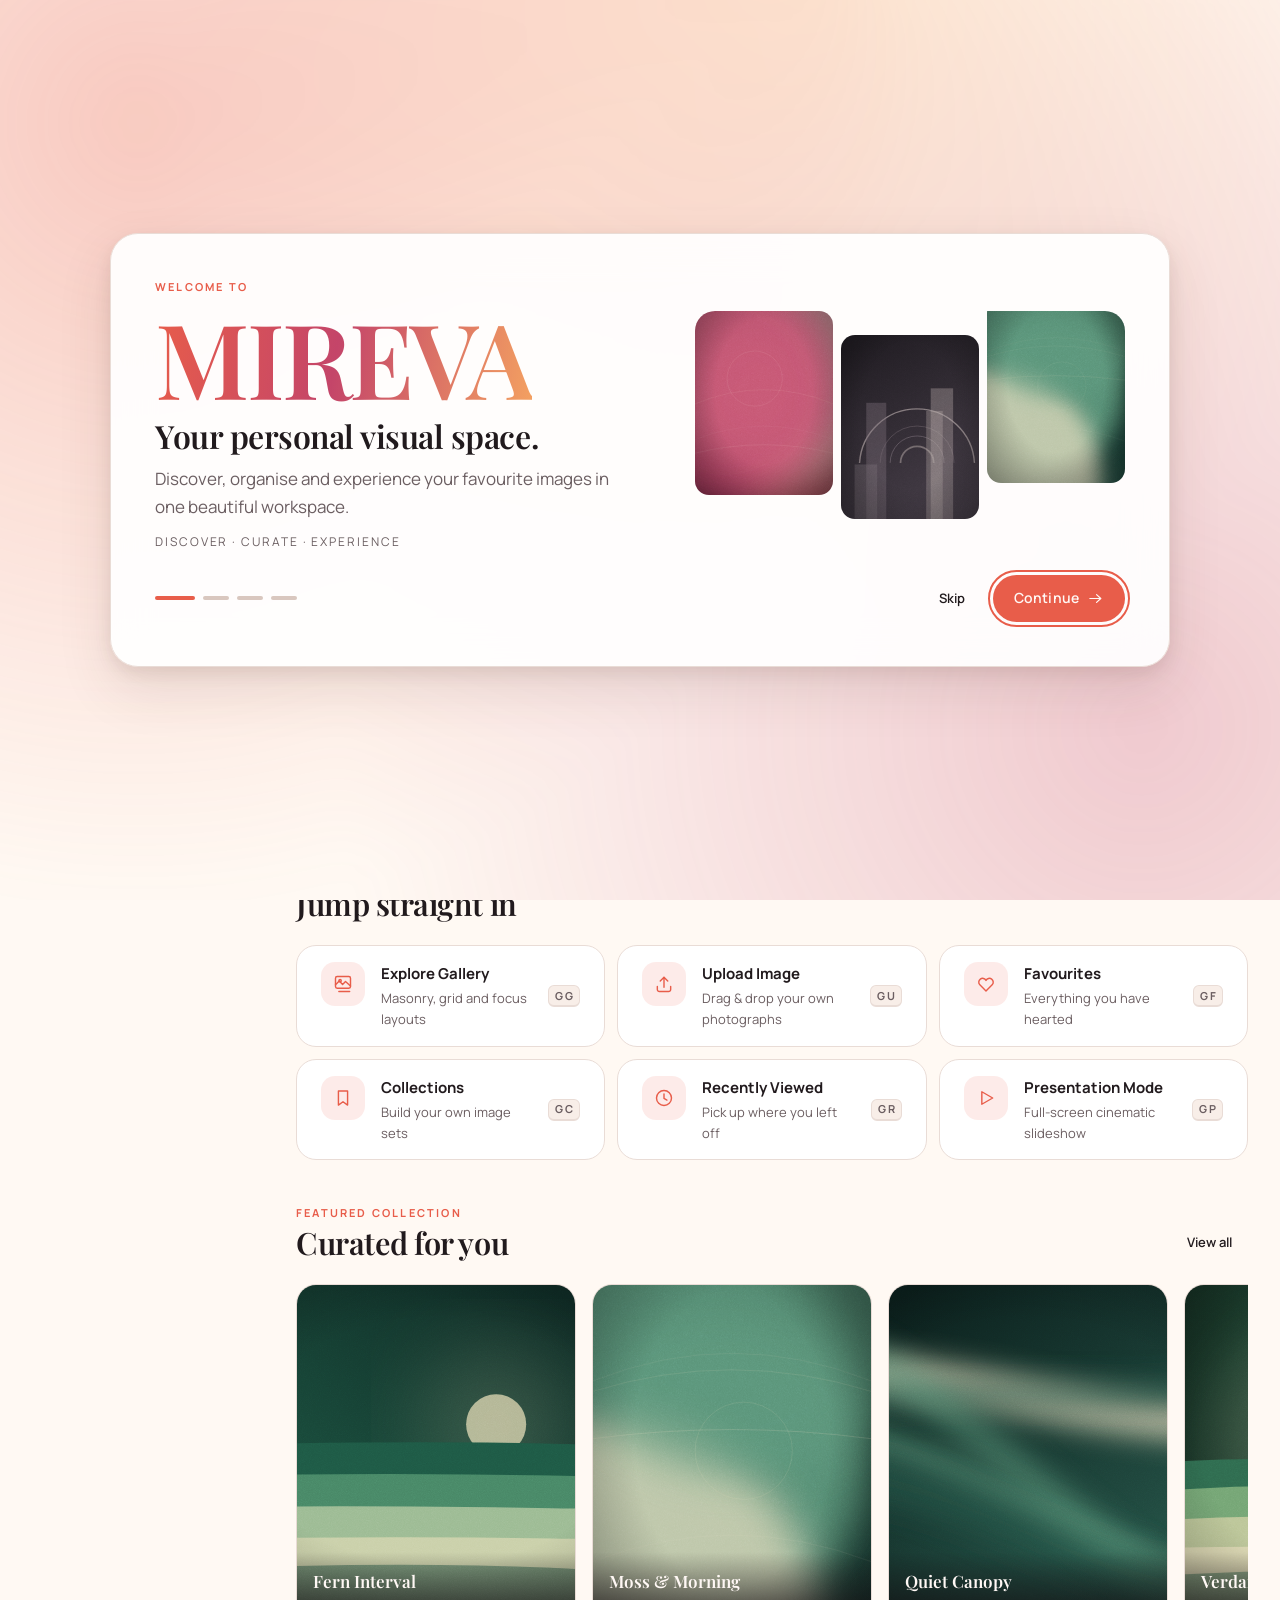
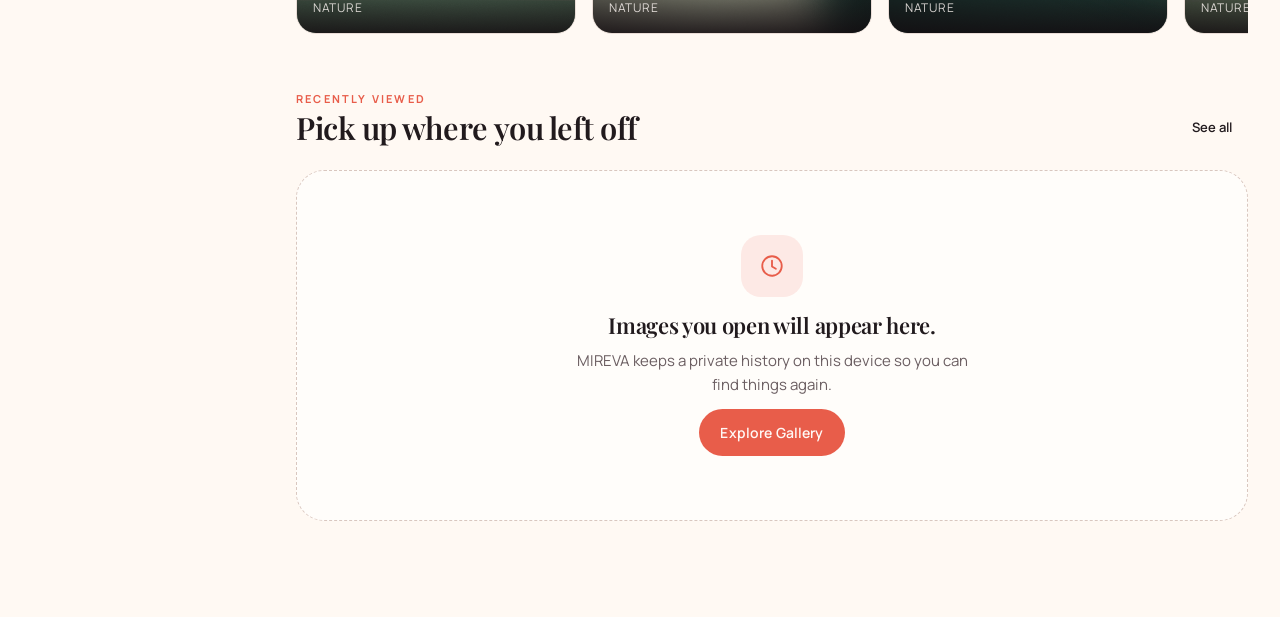
<file: index.html>
<!DOCTYPE html>
<html lang="en" data-root="" data-theme="light">
<head>
  <meta charset="utf-8">
  <meta name="viewport" content="width=device-width, initial-scale=1, viewport-fit=cover">
  <title>MIREVA — Discover. Curate. Experience.</title>
  <meta name="description" content="MIREVA is a premium visual gallery and creative image workspace: masonry galleries, a cinematic lightbox, collections, local uploads and image editing.">
  <meta name="theme-color" content="#FFF9F3">
  <meta name="color-scheme" content="light dark">
  <link rel="manifest" href="manifest.json">
  <link rel="icon" type="image/svg+xml" href="assets/icons/icon.svg">
  <link rel="apple-touch-icon" href="assets/icons/icon-192.png">
  <script>
    /* Apply the stored theme before first paint to avoid a flash of the wrong palette. */
    (function () {
      try {
        var mode = JSON.parse(localStorage.getItem('mireva_theme') || '"system"');
        var dark = mode === 'dark' || (mode === 'system' && window.matchMedia('(prefers-color-scheme: dark)').matches);
        document.documentElement.dataset.theme = dark ? 'dark' : 'light';
        document.documentElement.dataset.themeMode = mode;
        var prefs = JSON.parse(localStorage.getItem('mireva_preferences') || '{}');
        document.documentElement.dataset.reduceMotion = String(Boolean(prefs.reduceMotion));
        document.documentElement.dataset.animations = prefs.animations === false ? 'off' : 'on';
      } catch (e) { /* storage unavailable — fall back to the light theme */ }
    })();
  </script>
  <link rel="stylesheet" href="css/fonts.css">
  <link rel="stylesheet" href="css/variables.css">
  <link rel="stylesheet" href="css/reset.css">
  <link rel="stylesheet" href="css/global.css">
  <link rel="stylesheet" href="css/layout.css">
  <link rel="stylesheet" href="css/animations.css">
  <link rel="stylesheet" href="css/dashboard.css">
  <link rel="stylesheet" href="css/gallery.css">
  <link rel="stylesheet" href="css/lightbox.css">
  <link rel="stylesheet" href="css/upload.css">
  <link rel="stylesheet" href="css/collections.css">
  <link rel="stylesheet" href="css/editor.css">
  <link rel="stylesheet" href="css/presentation.css">
  <link rel="stylesheet" href="css/settings.css">
  <link rel="stylesheet" href="css/onboarding.css">
  <link rel="stylesheet" href="css/command.css">
  <link rel="stylesheet" href="css/responsive.css">
</head>
<body>
  <a class="skip-link" href="#main">Skip to main content</a>
  <div class="app">
    <div class="app__body">
      <main class="main page-enter" id="main">
        <section class="hero">
          <div class="hero__copy">
            <p class="eyebrow">Discover · Curate · Experience</p>
            <h1 class="hero__greeting"><span data-greeting>Good morning</span>, <em>Nilusha</em>.</h1>
            <p class="hero__sub">A world of images, curated your way. Explore, organise and experience your visual collection.</p>
            <div class="hero__actions">
              <a class="btn btn--primary btn--lg" href="pages/gallery.html" data-action="gallery">Explore Gallery</a>
              <a class="btn btn--outline btn--lg" href="pages/upload.html">Upload Images</a>
            </div>
            <dl class="hero__meta" data-hero-meta></dl>
          </div>
          <div class="collage" data-collage aria-label="Featured images from your library"></div>
        </section>

        <section aria-labelledby="stats-title">
          <h2 id="stats-title" class="visually-hidden">Your library at a glance</h2>
          <div class="stats stagger" data-stats></div>
        </section>

        <section aria-labelledby="actions-title">
          <div class="section-head">
            <div class="section-head__title">
              <p class="eyebrow">Quick actions</p>
              <h2 id="actions-title">Jump straight in</h2>
            </div>
          </div>
          <div class="actions-grid" data-quick-actions></div>
        </section>

        <section aria-labelledby="featured-title">
          <div class="section-head">
            <div class="section-head__title">
              <p class="eyebrow" data-featured-eyebrow>Featured collection</p>
              <h2 id="featured-title">Curated for you</h2>
            </div>
            <a class="btn btn--ghost btn--sm" href="pages/gallery.html">View all</a>
          </div>
          <div class="strip" data-featured role="list"></div>
        </section>

        <section aria-labelledby="recent-title" style="margin-top:var(--sp-7)">
          <div class="section-head">
            <div class="section-head__title">
              <p class="eyebrow">Recently viewed</p>
              <h2 id="recent-title">Pick up where you left off</h2>
            </div>
            <a class="btn btn--ghost btn--sm" href="pages/recently-viewed.html">See all</a>
          </div>
          <div class="recent-list" data-recent></div>
        </section>
      </main>
    </div>
  </div>
  <noscript>
    <div style="padding:2rem;text-align:center">
      <h1>MIREVA needs JavaScript</h1>
      <p>This gallery is built with vanilla JavaScript. Please enable it to browse your images.</p>
    </div>
  </noscript>
  <script type="module" src="js/pages/dashboard.js"></script>
</body>
</html>
</file>
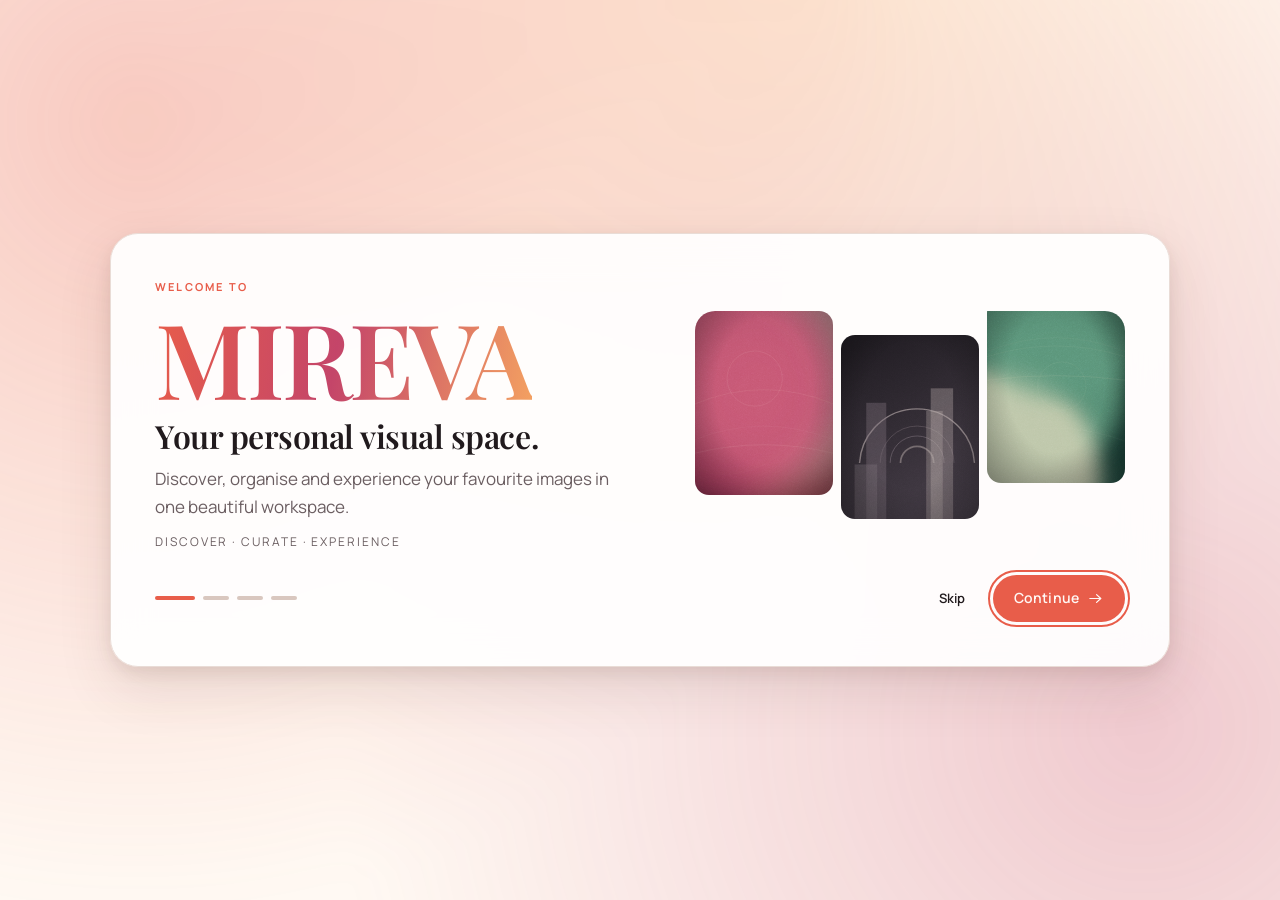
<file: pages/collections.html>
<!DOCTYPE html>
<html lang="en" data-root="../" data-theme="light">
<head>
  <meta charset="utf-8">
  <meta name="viewport" content="width=device-width, initial-scale=1, viewport-fit=cover">
  <title>Collections — MIREVA</title>
  <meta name="description" content="Create, rename and curate your own image collections in MIREVA.">
  <meta name="theme-color" content="#FFF9F3">
  <meta name="color-scheme" content="light dark">
  <link rel="manifest" href="../manifest.json">
  <link rel="icon" type="image/svg+xml" href="../assets/icons/icon.svg">
  <link rel="apple-touch-icon" href="../assets/icons/icon-192.png">
  <script>
    /* Apply the stored theme before first paint to avoid a flash of the wrong palette. */
    (function () {
      try {
        var mode = JSON.parse(localStorage.getItem('mireva_theme') || '"system"');
        var dark = mode === 'dark' || (mode === 'system' && window.matchMedia('(prefers-color-scheme: dark)').matches);
        document.documentElement.dataset.theme = dark ? 'dark' : 'light';
        document.documentElement.dataset.themeMode = mode;
        var prefs = JSON.parse(localStorage.getItem('mireva_preferences') || '{}');
        document.documentElement.dataset.reduceMotion = String(Boolean(prefs.reduceMotion));
        document.documentElement.dataset.animations = prefs.animations === false ? 'off' : 'on';
      } catch (e) { /* storage unavailable — fall back to the light theme */ }
    })();
  </script>
  <link rel="stylesheet" href="../css/fonts.css">
  <link rel="stylesheet" href="../css/variables.css">
  <link rel="stylesheet" href="../css/reset.css">
  <link rel="stylesheet" href="../css/global.css">
  <link rel="stylesheet" href="../css/layout.css">
  <link rel="stylesheet" href="../css/animations.css">
  <link rel="stylesheet" href="../css/dashboard.css">
  <link rel="stylesheet" href="../css/gallery.css">
  <link rel="stylesheet" href="../css/lightbox.css">
  <link rel="stylesheet" href="../css/upload.css">
  <link rel="stylesheet" href="../css/collections.css">
  <link rel="stylesheet" href="../css/editor.css">
  <link rel="stylesheet" href="../css/presentation.css">
  <link rel="stylesheet" href="../css/settings.css">
  <link rel="stylesheet" href="../css/onboarding.css">
  <link rel="stylesheet" href="../css/command.css">
  <link rel="stylesheet" href="../css/responsive.css">
</head>
<body>
  <a class="skip-link" href="#main">Skip to main content</a>
  <div class="app">
    <div class="app__body">
      <main class="main page-enter" id="main">
        <div class="page-head">
          <p class="eyebrow">Your sets</p>
          <h1>Collections</h1>
          <p>Group images into sets that make sense to you — Travel 2026, Architecture, Inspiration, anything.</p>
        </div>

        <div class="result-bar">
          <p class="result-bar__count" data-result-count aria-live="polite"></p>
          <button class="btn btn--primary" type="button" data-new-collection>
            <span>New collection</span>
          </button>
        </div>

        <div class="collection-grid" data-collections></div>

        <div class="empty-state hide" data-empty>
          <span class="empty-state__icon" data-empty-icon></span>
          <h3>Create your first collection.</h3>
          <p>Collections let you group images into your own sets — a trip, a mood board, a client shortlist.</p>
          <button class="btn btn--primary" type="button" data-new-collection>Create a collection</button>
        </div>

        <section class="hide" data-detail style="margin-top:var(--sp-7)" aria-live="polite">
          <div class="section-head">
            <div class="section-head__title">
              <p class="eyebrow">Collection</p>
              <h2 data-detail-title>Collection</h2>
            </div>
            <div class="row">
              <button class="btn btn--outline btn--sm" type="button" data-detail-add>Add images</button>
              <button class="btn btn--ghost btn--sm" type="button" data-detail-close>Close</button>
            </div>
          </div>
          <div class="gallery" data-detail-gallery data-layout="grid"></div>
          <div class="empty-state hide" data-detail-empty>
            <h3>This collection is empty.</h3>
            <p>Add images from your library to start building it.</p>
          </div>
        </section>
      </main>
    </div>
  </div>
  <noscript>
    <div style="padding:2rem;text-align:center">
      <h1>MIREVA needs JavaScript</h1>
      <p>This gallery is built with vanilla JavaScript. Please enable it to browse your images.</p>
    </div>
  </noscript>
  <script type="module" src="../js/pages/collections-page.js"></script>
</body>
</html>
</file>
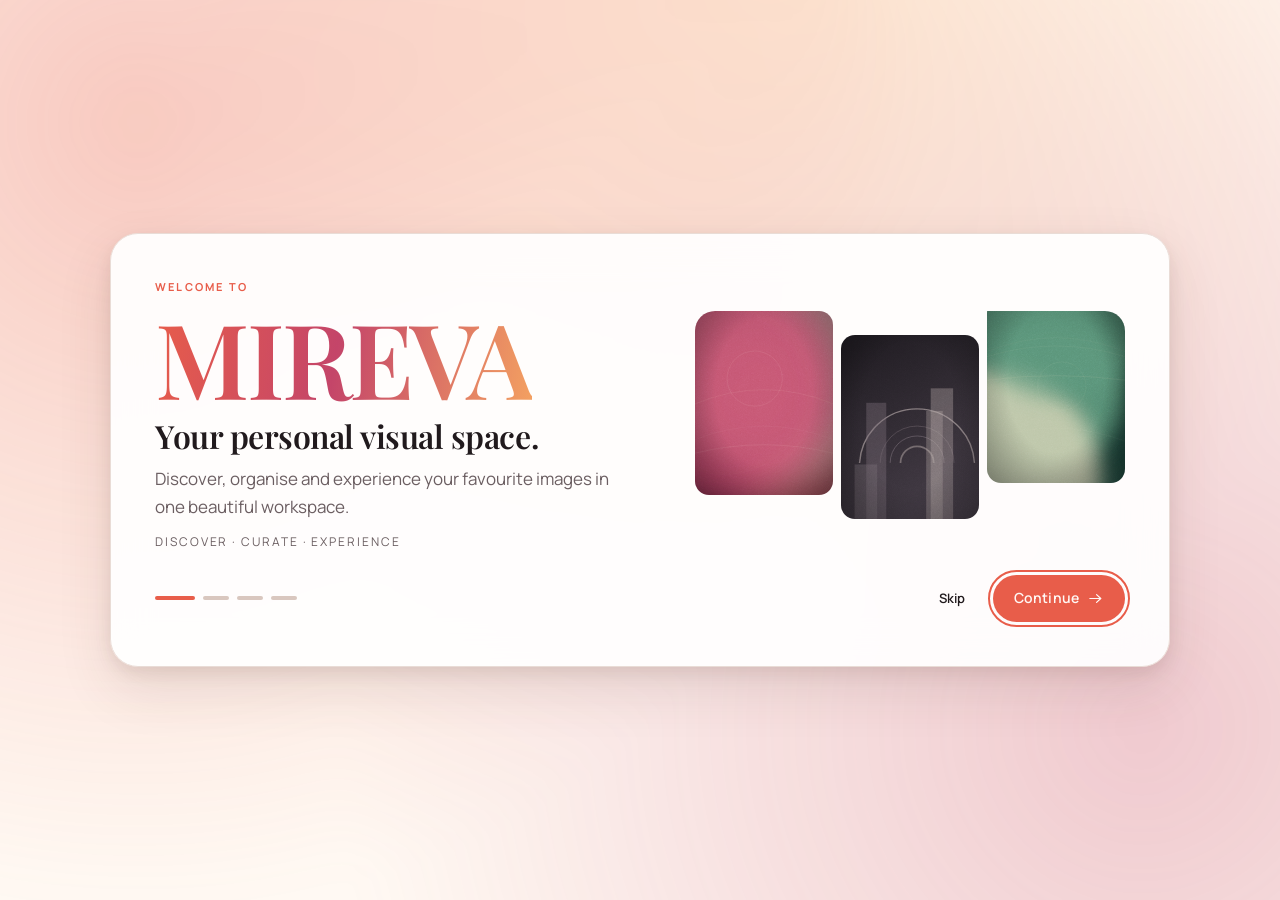
<file: pages/favorites.html>
<!DOCTYPE html>
<html lang="en" data-root="../" data-theme="light">
<head>
  <meta charset="utf-8">
  <meta name="viewport" content="width=device-width, initial-scale=1, viewport-fit=cover">
  <title>Favourites — MIREVA</title>
  <meta name="description" content="The images you have marked as favourites in MIREVA, stored locally on your device.">
  <meta name="theme-color" content="#FFF9F3">
  <meta name="color-scheme" content="light dark">
  <link rel="manifest" href="../manifest.json">
  <link rel="icon" type="image/svg+xml" href="../assets/icons/icon.svg">
  <link rel="apple-touch-icon" href="../assets/icons/icon-192.png">
  <script>
    /* Apply the stored theme before first paint to avoid a flash of the wrong palette. */
    (function () {
      try {
        var mode = JSON.parse(localStorage.getItem('mireva_theme') || '"system"');
        var dark = mode === 'dark' || (mode === 'system' && window.matchMedia('(prefers-color-scheme: dark)').matches);
        document.documentElement.dataset.theme = dark ? 'dark' : 'light';
        document.documentElement.dataset.themeMode = mode;
        var prefs = JSON.parse(localStorage.getItem('mireva_preferences') || '{}');
        document.documentElement.dataset.reduceMotion = String(Boolean(prefs.reduceMotion));
        document.documentElement.dataset.animations = prefs.animations === false ? 'off' : 'on';
      } catch (e) { /* storage unavailable — fall back to the light theme */ }
    })();
  </script>
  <link rel="stylesheet" href="../css/fonts.css">
  <link rel="stylesheet" href="../css/variables.css">
  <link rel="stylesheet" href="../css/reset.css">
  <link rel="stylesheet" href="../css/global.css">
  <link rel="stylesheet" href="../css/layout.css">
  <link rel="stylesheet" href="../css/animations.css">
  <link rel="stylesheet" href="../css/dashboard.css">
  <link rel="stylesheet" href="../css/gallery.css">
  <link rel="stylesheet" href="../css/lightbox.css">
  <link rel="stylesheet" href="../css/upload.css">
  <link rel="stylesheet" href="../css/collections.css">
  <link rel="stylesheet" href="../css/editor.css">
  <link rel="stylesheet" href="../css/presentation.css">
  <link rel="stylesheet" href="../css/settings.css">
  <link rel="stylesheet" href="../css/onboarding.css">
  <link rel="stylesheet" href="../css/command.css">
  <link rel="stylesheet" href="../css/responsive.css">
</head>
<body>
  <a class="skip-link" href="#main">Skip to main content</a>
  <div class="app">
    <div class="app__body">
      <main class="main page-enter" id="main">
        <div class="page-head">
          <p class="eyebrow">Saved on this device</p>
          <h1>Favourites</h1>
          <p>Every image you have marked with a heart, ready to open, present or add to a collection.</p>
        </div>

        <div class="result-bar">
          <p class="result-bar__count" data-result-count aria-live="polite"></p>
          <div class="row">
            <div data-layout-switcher></div>
            <button class="btn btn--ghost btn--sm" type="button" data-clear-favorites>Clear all</button>
          </div>
        </div>

        <div class="gallery" data-gallery data-layout="masonry" aria-label="Favourite images"></div>

        <div class="empty-state hide" data-empty>
          <span class="empty-state__icon" data-empty-icon></span>
          <h3>No favourites yet.</h3>
          <p>Start building your visual collection — tap the heart on any image and it will appear here.</p>
          <a class="btn btn--primary" href="gallery.html">Explore Gallery</a>
        </div>
      </main>
    </div>
  </div>
  <noscript>
    <div style="padding:2rem;text-align:center">
      <h1>MIREVA needs JavaScript</h1>
      <p>This gallery is built with vanilla JavaScript. Please enable it to browse your images.</p>
    </div>
  </noscript>
  <script type="module" src="../js/pages/favorites-page.js"></script>
</body>
</html>
</file>
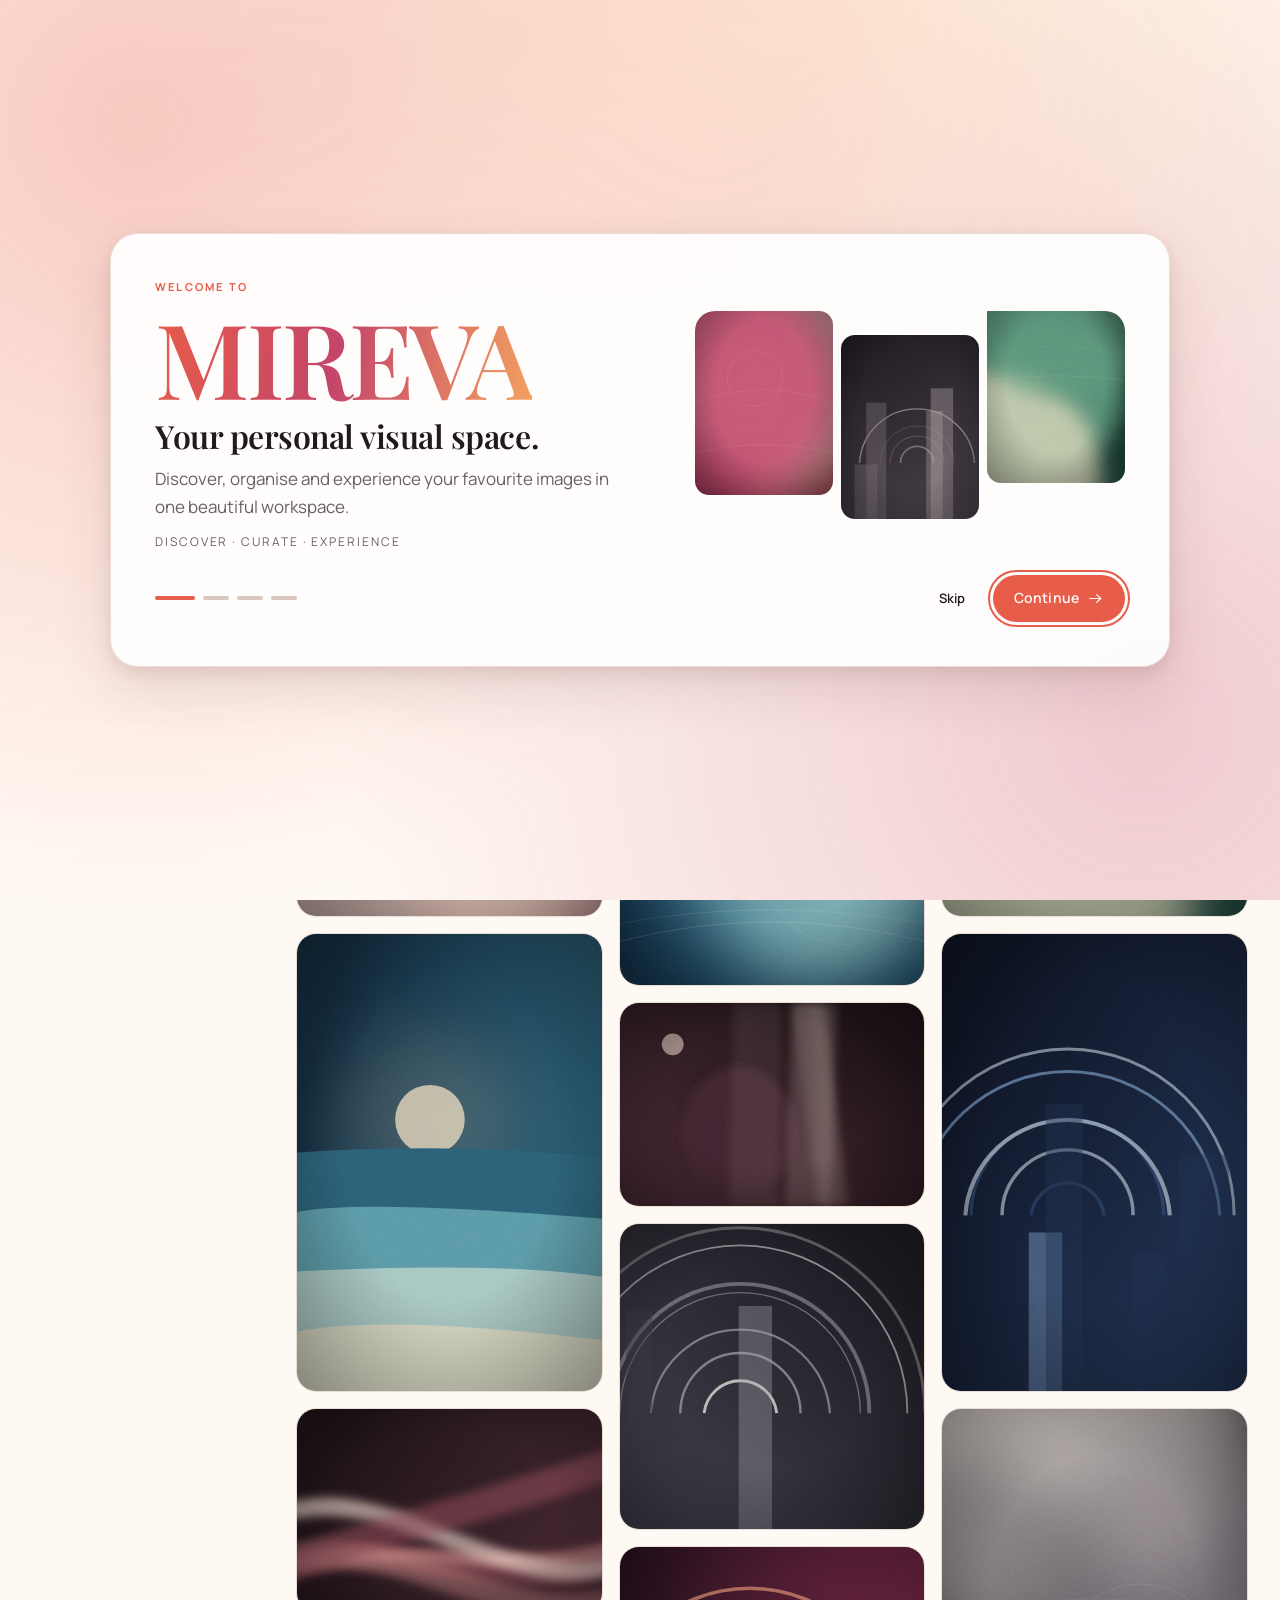
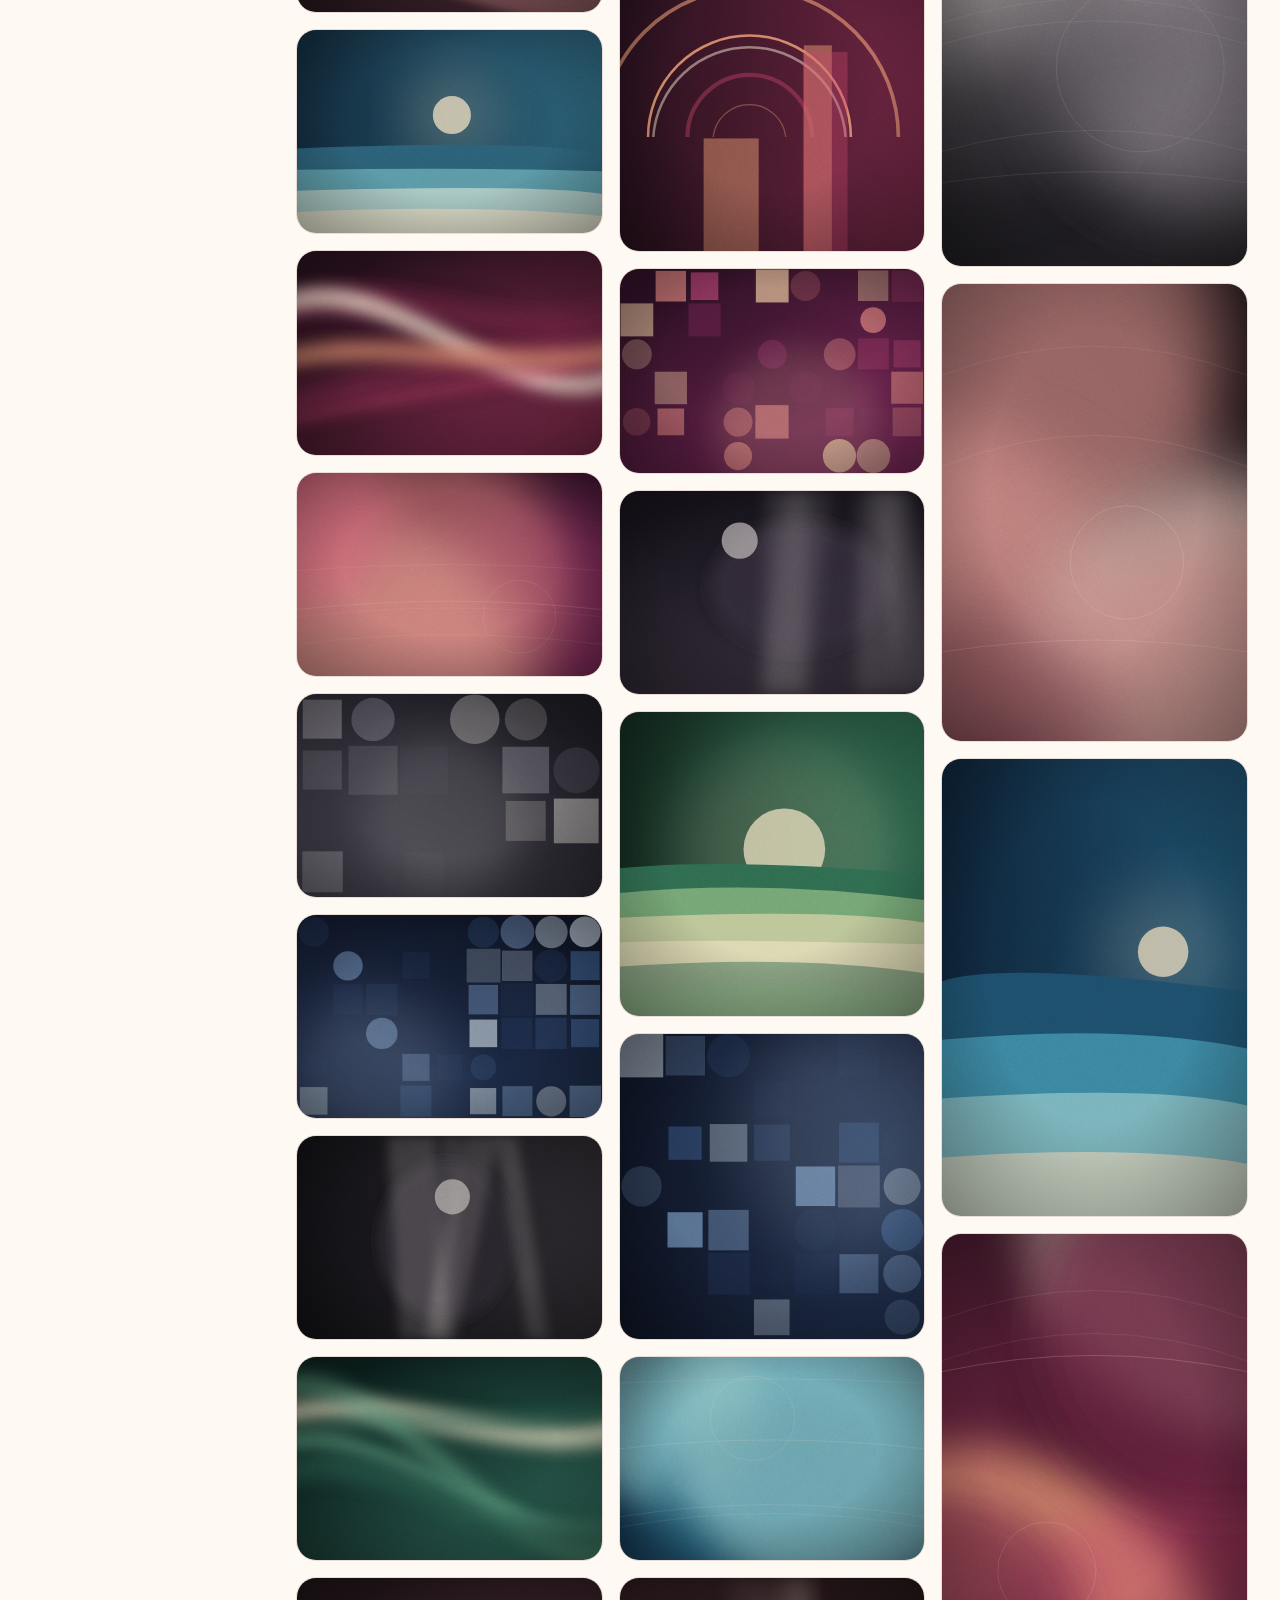
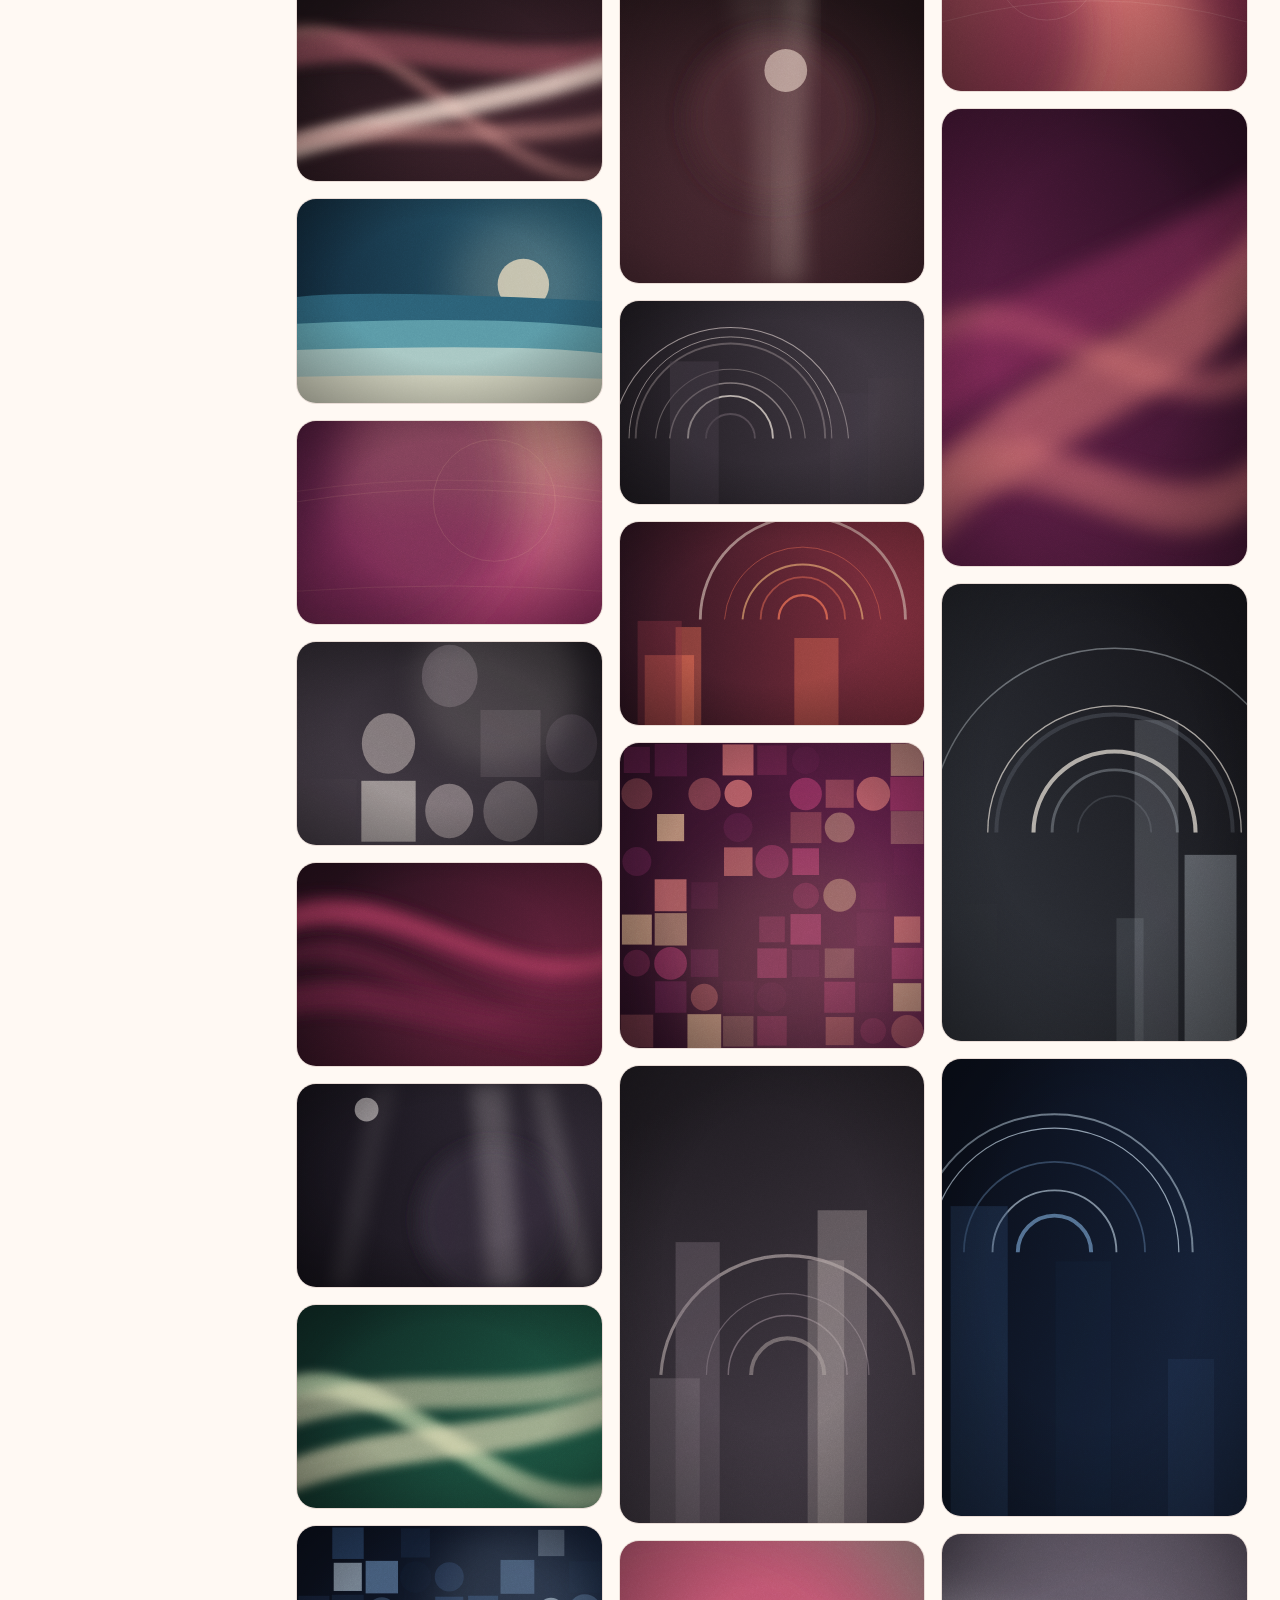
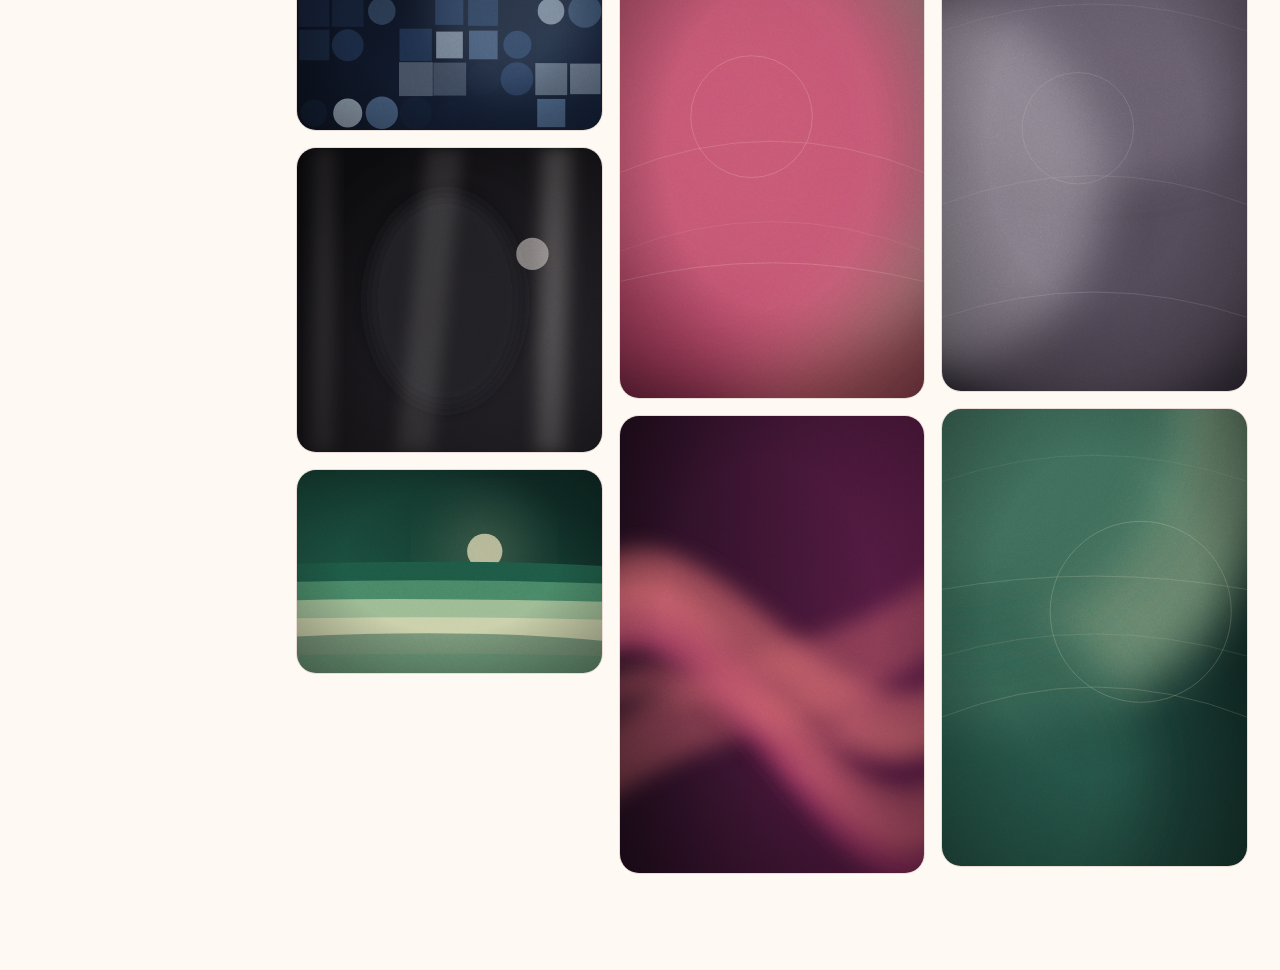
<file: pages/gallery.html>
<!DOCTYPE html>
<html lang="en" data-root="../" data-theme="light">
<head>
  <meta charset="utf-8">
  <meta name="viewport" content="width=device-width, initial-scale=1, viewport-fit=cover">
  <title>Gallery — MIREVA</title>
  <meta name="description" content="Browse the full MIREVA library with masonry, grid and focus layouts, live search, categories and advanced filters.">
  <meta name="theme-color" content="#FFF9F3">
  <meta name="color-scheme" content="light dark">
  <link rel="manifest" href="../manifest.json">
  <link rel="icon" type="image/svg+xml" href="../assets/icons/icon.svg">
  <link rel="apple-touch-icon" href="../assets/icons/icon-192.png">
  <script>
    /* Apply the stored theme before first paint to avoid a flash of the wrong palette. */
    (function () {
      try {
        var mode = JSON.parse(localStorage.getItem('mireva_theme') || '"system"');
        var dark = mode === 'dark' || (mode === 'system' && window.matchMedia('(prefers-color-scheme: dark)').matches);
        document.documentElement.dataset.theme = dark ? 'dark' : 'light';
        document.documentElement.dataset.themeMode = mode;
        var prefs = JSON.parse(localStorage.getItem('mireva_preferences') || '{}');
        document.documentElement.dataset.reduceMotion = String(Boolean(prefs.reduceMotion));
        document.documentElement.dataset.animations = prefs.animations === false ? 'off' : 'on';
      } catch (e) { /* storage unavailable — fall back to the light theme */ }
    })();
  </script>
  <link rel="stylesheet" href="../css/fonts.css">
  <link rel="stylesheet" href="../css/variables.css">
  <link rel="stylesheet" href="../css/reset.css">
  <link rel="stylesheet" href="../css/global.css">
  <link rel="stylesheet" href="../css/layout.css">
  <link rel="stylesheet" href="../css/animations.css">
  <link rel="stylesheet" href="../css/dashboard.css">
  <link rel="stylesheet" href="../css/gallery.css">
  <link rel="stylesheet" href="../css/lightbox.css">
  <link rel="stylesheet" href="../css/upload.css">
  <link rel="stylesheet" href="../css/collections.css">
  <link rel="stylesheet" href="../css/editor.css">
  <link rel="stylesheet" href="../css/presentation.css">
  <link rel="stylesheet" href="../css/settings.css">
  <link rel="stylesheet" href="../css/onboarding.css">
  <link rel="stylesheet" href="../css/command.css">
  <link rel="stylesheet" href="../css/responsive.css">
</head>
<body>
  <a class="skip-link" href="#main">Skip to main content</a>
  <div class="app">
    <div class="app__body">
      <main class="main page-enter" id="main">
        <div class="page-head">
          <p class="eyebrow">The library</p>
          <h1>Gallery</h1>
          <p>Every image in your workspace — filter by category, search by tag, and switch between masonry, grid and focus layouts.</p>
        </div>

        <div class="gallery-toolbar">
          <div class="gallery-toolbar__row">
            <div class="search-field grow">
              <svg class="search-icon" viewBox="0 0 24 24" fill="none" stroke="currentColor" stroke-width="1.8" stroke-linecap="round" aria-hidden="true"><circle cx="11" cy="11" r="7"/><path d="m20 20-3.6-3.6"/></svg>
              <input class="input" type="search" id="gallery-search" placeholder="Search titles, tags, categories…" aria-label="Search images" autocomplete="off">
              <button class="icon-btn clear-search hide" type="button" data-clear-search aria-label="Clear search"></button>
            </div>
            <div data-layout-switcher></div>
            <label class="visually-hidden" for="gallery-sort">Sort images</label>
            <select class="select" id="gallery-sort" style="width:auto"></select>
            <button class="btn btn--outline" type="button" data-toggle-filters aria-expanded="false" aria-controls="filters-panel">
              <span>Filters</span><span class="badge badge--accent hide" data-filter-count>0</span>
            </button>
          </div>
          <div class="category-rail" role="group" aria-label="Categories" data-categories></div>
        </div>

        <div class="filters-panel hide" id="filters-panel" hidden></div>

        <div class="result-bar">
          <p class="result-bar__count" data-result-count aria-live="polite"></p>
          <div class="active-filters" data-active-filters></div>
        </div>

        <div class="gallery" data-gallery data-layout="masonry" aria-label="Image gallery"></div>

        <div class="empty-state hide" data-empty>
          <span class="empty-state__icon" data-empty-icon></span>
          <h3>No visual matches found.</h3>
          <p>Nothing in your library matches those filters. Try a different search or clear the filters to see everything again.</p>
          <button class="btn btn--primary" type="button" data-clear-all>Clear search &amp; filters</button>
        </div>
      </main>
    </div>
  </div>
  <noscript>
    <div style="padding:2rem;text-align:center">
      <h1>MIREVA needs JavaScript</h1>
      <p>This gallery is built with vanilla JavaScript. Please enable it to browse your images.</p>
    </div>
  </noscript>
  <script type="module" src="../js/pages/gallery-page.js"></script>
</body>
</html>
</file>
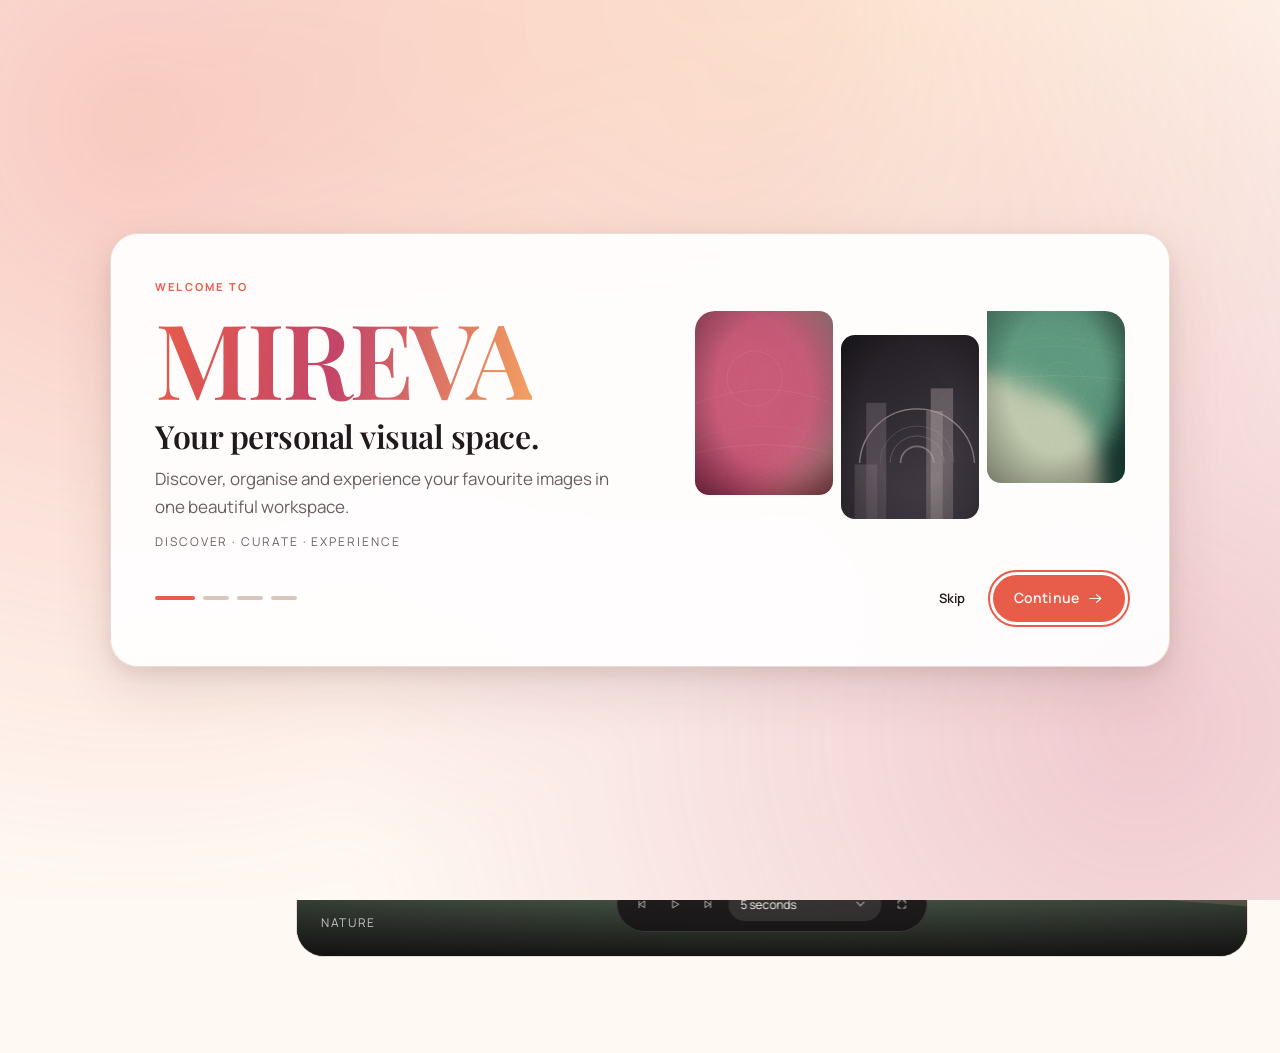
<file: pages/presentation.html>
<!DOCTYPE html>
<html lang="en" data-root="../" data-theme="light">
<head>
  <meta charset="utf-8">
  <meta name="viewport" content="width=device-width, initial-scale=1, viewport-fit=cover">
  <title>Presentation Mode — MIREVA</title>
  <meta name="description" content="Play any part of your MIREVA library as a full-screen cinematic slideshow.">
  <meta name="theme-color" content="#FFF9F3">
  <meta name="color-scheme" content="light dark">
  <link rel="manifest" href="../manifest.json">
  <link rel="icon" type="image/svg+xml" href="../assets/icons/icon.svg">
  <link rel="apple-touch-icon" href="../assets/icons/icon-192.png">
  <script>
    /* Apply the stored theme before first paint to avoid a flash of the wrong palette. */
    (function () {
      try {
        var mode = JSON.parse(localStorage.getItem('mireva_theme') || '"system"');
        var dark = mode === 'dark' || (mode === 'system' && window.matchMedia('(prefers-color-scheme: dark)').matches);
        document.documentElement.dataset.theme = dark ? 'dark' : 'light';
        document.documentElement.dataset.themeMode = mode;
        var prefs = JSON.parse(localStorage.getItem('mireva_preferences') || '{}');
        document.documentElement.dataset.reduceMotion = String(Boolean(prefs.reduceMotion));
        document.documentElement.dataset.animations = prefs.animations === false ? 'off' : 'on';
      } catch (e) { /* storage unavailable — fall back to the light theme */ }
    })();
  </script>
  <link rel="stylesheet" href="../css/fonts.css">
  <link rel="stylesheet" href="../css/variables.css">
  <link rel="stylesheet" href="../css/reset.css">
  <link rel="stylesheet" href="../css/global.css">
  <link rel="stylesheet" href="../css/layout.css">
  <link rel="stylesheet" href="../css/animations.css">
  <link rel="stylesheet" href="../css/dashboard.css">
  <link rel="stylesheet" href="../css/gallery.css">
  <link rel="stylesheet" href="../css/lightbox.css">
  <link rel="stylesheet" href="../css/upload.css">
  <link rel="stylesheet" href="../css/collections.css">
  <link rel="stylesheet" href="../css/editor.css">
  <link rel="stylesheet" href="../css/presentation.css">
  <link rel="stylesheet" href="../css/settings.css">
  <link rel="stylesheet" href="../css/onboarding.css">
  <link rel="stylesheet" href="../css/command.css">
  <link rel="stylesheet" href="../css/responsive.css">
</head>
<body>
  <a class="skip-link" href="#main">Skip to main content</a>
  <div class="app">
    <div class="app__body">
      <main class="main page-enter" id="main">
        <div class="page-head">
          <p class="eyebrow">Full screen</p>
          <h1>Presentation Mode</h1>
          <p>Turn any part of your library into a cinematic slideshow. Space plays and pauses, arrow keys move between slides.</p>
        </div>

        <div class="presentation-setup">
          <div class="field">
            <label for="pres-source">Source</label>
            <select class="select" id="pres-source"></select>
          </div>
          <div class="field">
            <label for="pres-speed">Slide duration</label>
            <select class="select" id="pres-speed"></select>
          </div>
          <div class="field">
            <span class="label">Now showing</span>
            <p class="serif" style="font-size:var(--fs-xl)" data-counter>—</p>
          </div>
        </div>

        <div class="stage-wrap" data-stage>
          <div class="slide-progress"><div class="slide-progress__bar"></div></div>
          <div class="presenter-bar" data-controls></div>
        </div>

        <div class="empty-state hide" data-empty style="margin-top:var(--sp-5)">
          <span class="empty-state__icon" data-empty-icon></span>
          <h3>Nothing to present yet.</h3>
          <p>Pick a different source, or add images to your favourites and collections first.</p>
          <a class="btn btn--primary" href="gallery.html">Explore Gallery</a>
        </div>
      </main>
    </div>
  </div>
  <noscript>
    <div style="padding:2rem;text-align:center">
      <h1>MIREVA needs JavaScript</h1>
      <p>This gallery is built with vanilla JavaScript. Please enable it to browse your images.</p>
    </div>
  </noscript>
  <script type="module" src="../js/pages/presentation-page.js"></script>
</body>
</html>
</file>
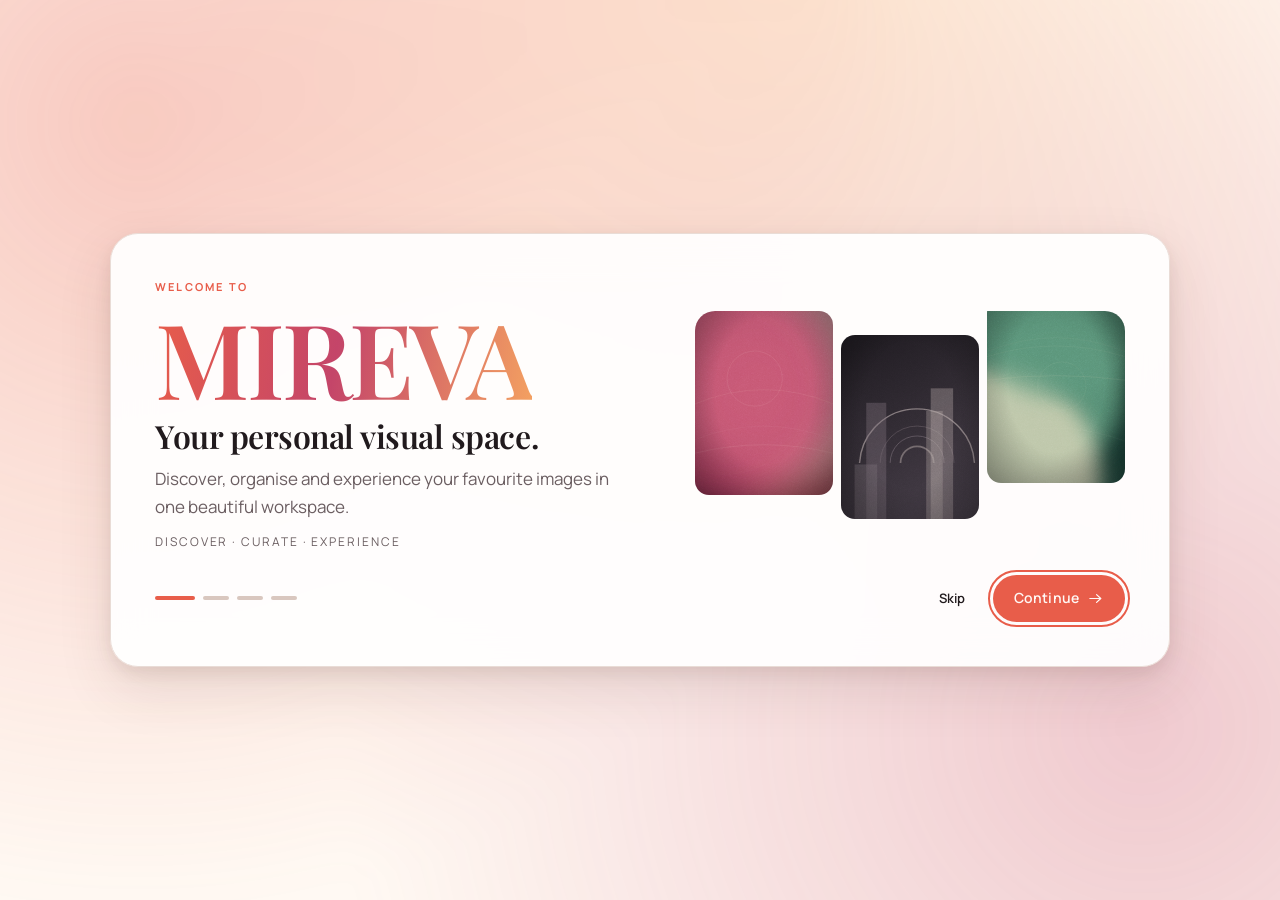
<file: pages/recently-viewed.html>
<!DOCTYPE html>
<html lang="en" data-root="../" data-theme="light">
<head>
  <meta charset="utf-8">
  <meta name="viewport" content="width=device-width, initial-scale=1, viewport-fit=cover">
  <title>Recently Viewed — MIREVA</title>
  <meta name="description" content="A private, local history of the images you have opened in MIREVA.">
  <meta name="theme-color" content="#FFF9F3">
  <meta name="color-scheme" content="light dark">
  <link rel="manifest" href="../manifest.json">
  <link rel="icon" type="image/svg+xml" href="../assets/icons/icon.svg">
  <link rel="apple-touch-icon" href="../assets/icons/icon-192.png">
  <script>
    /* Apply the stored theme before first paint to avoid a flash of the wrong palette. */
    (function () {
      try {
        var mode = JSON.parse(localStorage.getItem('mireva_theme') || '"system"');
        var dark = mode === 'dark' || (mode === 'system' && window.matchMedia('(prefers-color-scheme: dark)').matches);
        document.documentElement.dataset.theme = dark ? 'dark' : 'light';
        document.documentElement.dataset.themeMode = mode;
        var prefs = JSON.parse(localStorage.getItem('mireva_preferences') || '{}');
        document.documentElement.dataset.reduceMotion = String(Boolean(prefs.reduceMotion));
        document.documentElement.dataset.animations = prefs.animations === false ? 'off' : 'on';
      } catch (e) { /* storage unavailable — fall back to the light theme */ }
    })();
  </script>
  <link rel="stylesheet" href="../css/fonts.css">
  <link rel="stylesheet" href="../css/variables.css">
  <link rel="stylesheet" href="../css/reset.css">
  <link rel="stylesheet" href="../css/global.css">
  <link rel="stylesheet" href="../css/layout.css">
  <link rel="stylesheet" href="../css/animations.css">
  <link rel="stylesheet" href="../css/dashboard.css">
  <link rel="stylesheet" href="../css/gallery.css">
  <link rel="stylesheet" href="../css/lightbox.css">
  <link rel="stylesheet" href="../css/upload.css">
  <link rel="stylesheet" href="../css/collections.css">
  <link rel="stylesheet" href="../css/editor.css">
  <link rel="stylesheet" href="../css/presentation.css">
  <link rel="stylesheet" href="../css/settings.css">
  <link rel="stylesheet" href="../css/onboarding.css">
  <link rel="stylesheet" href="../css/command.css">
  <link rel="stylesheet" href="../css/responsive.css">
</head>
<body>
  <a class="skip-link" href="#main">Skip to main content</a>
  <div class="app">
    <div class="app__body">
      <main class="main page-enter" id="main">
        <div class="page-head">
          <p class="eyebrow">Your history</p>
          <h1>Recently Viewed</h1>
          <p>The last images you opened, newest first. This history lives only on this device.</p>
        </div>

        <div class="result-bar">
          <p class="result-bar__count" data-result-count aria-live="polite"></p>
          <button class="btn btn--ghost btn--sm" type="button" data-clear-recent>Clear history</button>
        </div>

        <div class="recent-list" data-recent></div>

        <div class="empty-state hide" data-empty>
          <span class="empty-state__icon" data-empty-icon></span>
          <h3>Images you open will appear here.</h3>
          <p>Open anything from the gallery and MIREVA will keep a private, local history so you can find it again.</p>
          <a class="btn btn--primary" href="gallery.html">Explore Gallery</a>
        </div>
      </main>
    </div>
  </div>
  <noscript>
    <div style="padding:2rem;text-align:center">
      <h1>MIREVA needs JavaScript</h1>
      <p>This gallery is built with vanilla JavaScript. Please enable it to browse your images.</p>
    </div>
  </noscript>
  <script type="module" src="../js/pages/recent-page.js"></script>
</body>
</html>
</file>
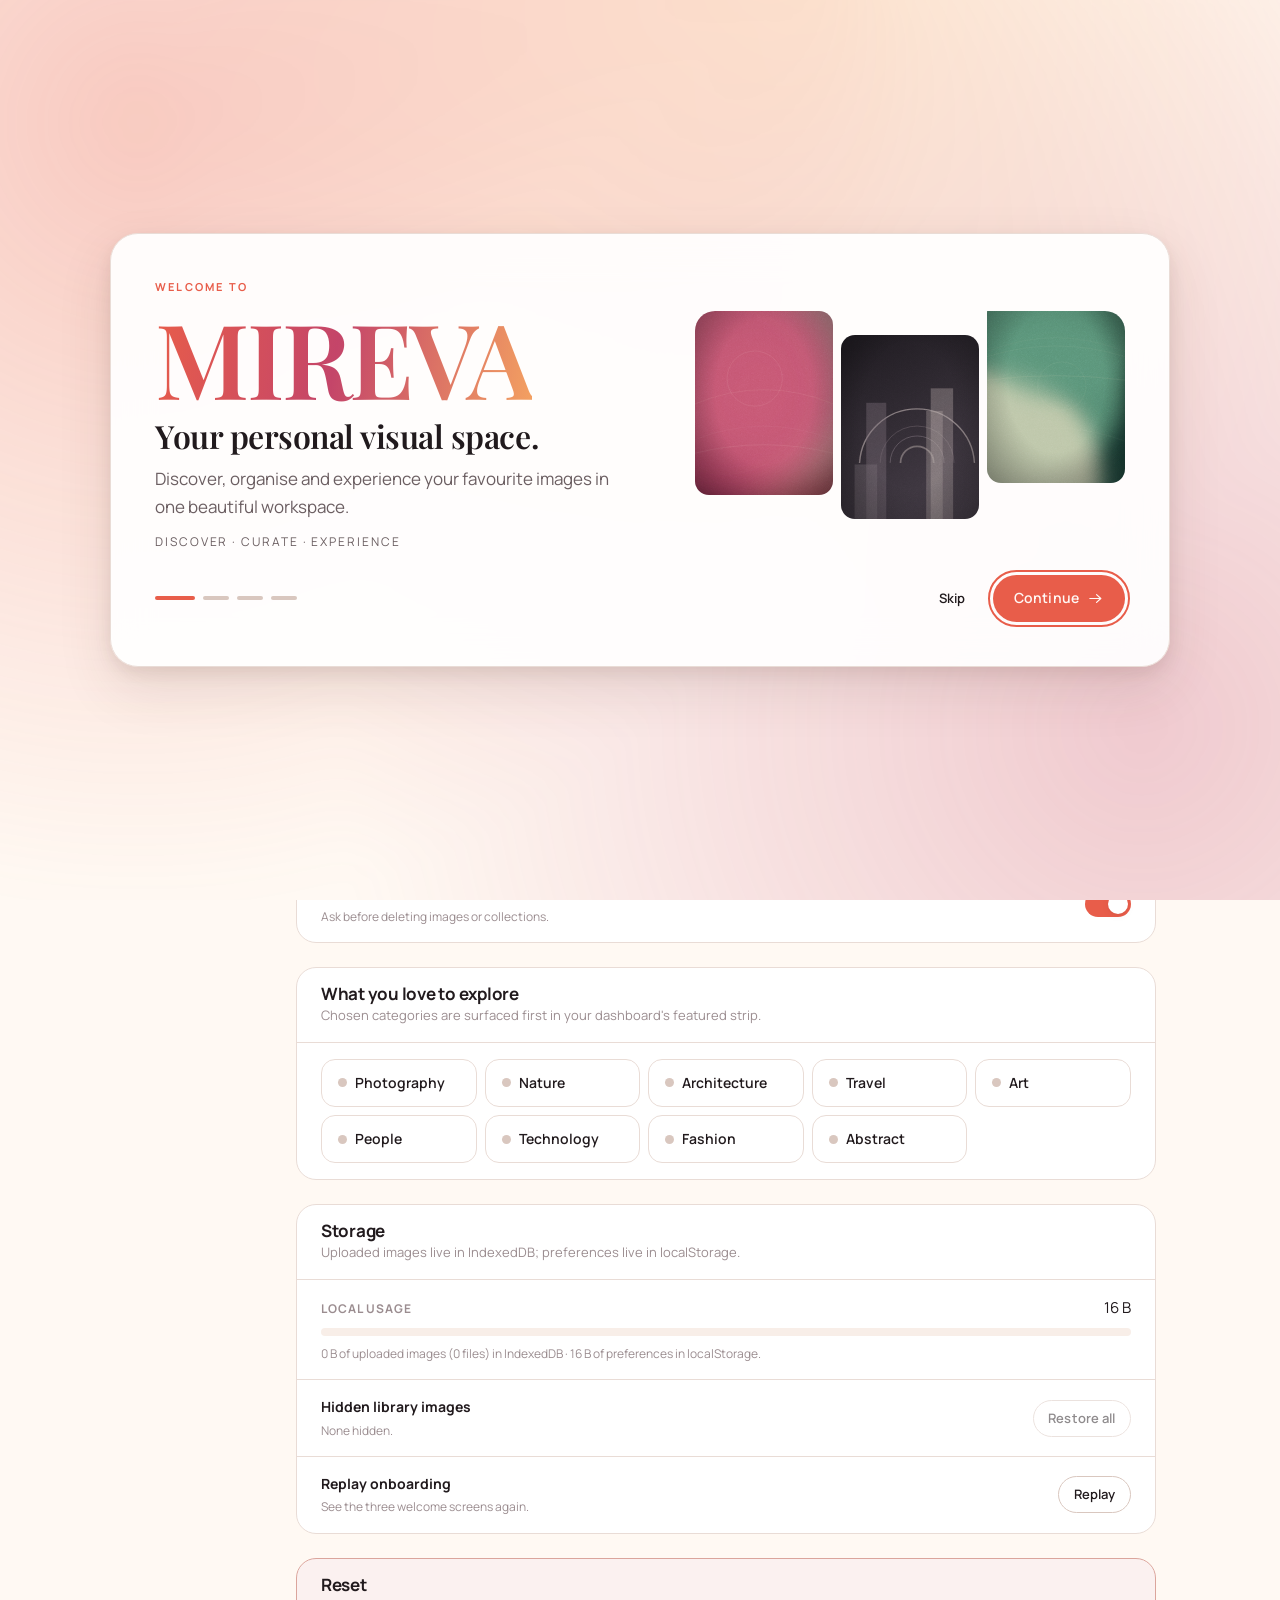
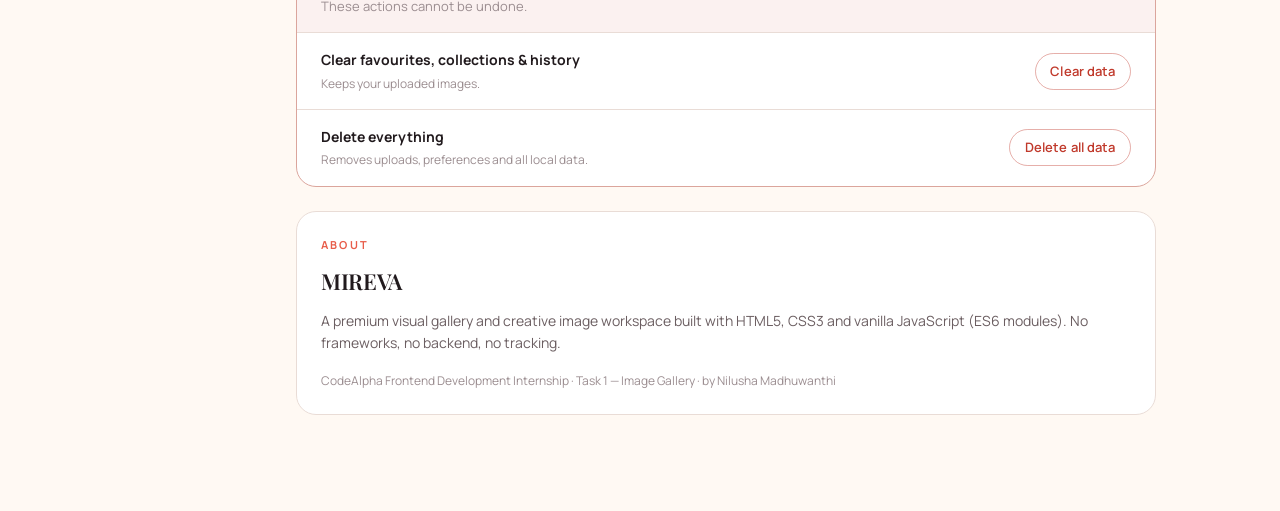
<file: pages/settings.html>
<!DOCTYPE html>
<html lang="en" data-root="../" data-theme="light">
<head>
  <meta charset="utf-8">
  <meta name="viewport" content="width=device-width, initial-scale=1, viewport-fit=cover">
  <title>Settings — MIREVA</title>
  <meta name="description" content="Theme, layout, motion, storage and reset options for your local MIREVA workspace.">
  <meta name="theme-color" content="#FFF9F3">
  <meta name="color-scheme" content="light dark">
  <link rel="manifest" href="../manifest.json">
  <link rel="icon" type="image/svg+xml" href="../assets/icons/icon.svg">
  <link rel="apple-touch-icon" href="../assets/icons/icon-192.png">
  <script>
    /* Apply the stored theme before first paint to avoid a flash of the wrong palette. */
    (function () {
      try {
        var mode = JSON.parse(localStorage.getItem('mireva_theme') || '"system"');
        var dark = mode === 'dark' || (mode === 'system' && window.matchMedia('(prefers-color-scheme: dark)').matches);
        document.documentElement.dataset.theme = dark ? 'dark' : 'light';
        document.documentElement.dataset.themeMode = mode;
        var prefs = JSON.parse(localStorage.getItem('mireva_preferences') || '{}');
        document.documentElement.dataset.reduceMotion = String(Boolean(prefs.reduceMotion));
        document.documentElement.dataset.animations = prefs.animations === false ? 'off' : 'on';
      } catch (e) { /* storage unavailable — fall back to the light theme */ }
    })();
  </script>
  <link rel="stylesheet" href="../css/fonts.css">
  <link rel="stylesheet" href="../css/variables.css">
  <link rel="stylesheet" href="../css/reset.css">
  <link rel="stylesheet" href="../css/global.css">
  <link rel="stylesheet" href="../css/layout.css">
  <link rel="stylesheet" href="../css/animations.css">
  <link rel="stylesheet" href="../css/dashboard.css">
  <link rel="stylesheet" href="../css/gallery.css">
  <link rel="stylesheet" href="../css/lightbox.css">
  <link rel="stylesheet" href="../css/upload.css">
  <link rel="stylesheet" href="../css/collections.css">
  <link rel="stylesheet" href="../css/editor.css">
  <link rel="stylesheet" href="../css/presentation.css">
  <link rel="stylesheet" href="../css/settings.css">
  <link rel="stylesheet" href="../css/onboarding.css">
  <link rel="stylesheet" href="../css/command.css">
  <link rel="stylesheet" href="../css/responsive.css">
</head>
<body>
  <a class="skip-link" href="#main">Skip to main content</a>
  <div class="app">
    <div class="app__body">
      <main class="main page-enter" id="main">
        <div class="page-head">
          <p class="eyebrow">Preferences</p>
          <h1>Settings</h1>
          <p>Everything here is stored on this device only. MIREVA has no account, no server and no cloud sync.</p>
        </div>

        <div class="settings">
          <section class="settings-group" aria-labelledby="appearance-title">
            <div class="settings-group__head">
              <h3 id="appearance-title">Appearance</h3>
              <p>Choose how MIREVA looks on this device.</p>
            </div>
            <div class="setting-row">
              <div class="setting-row__label"><strong>Theme</strong><span>Light, dark, or follow your system.</span></div>
              <div class="theme-choices" data-theme-choices role="group" aria-label="Theme"></div>
            </div>
            <div class="setting-row">
              <div class="setting-row__label"><strong>Default gallery layout</strong><span>Applied when you open the gallery.</span></div>
              <div data-layout-switcher></div>
            </div>
            <div class="setting-row">
              <div class="setting-row__label"><strong>Image quality</strong><span>High loads full-resolution images in the gallery grid.</span></div>
              <label class="visually-hidden" for="quality-select">Image quality</label>
              <select class="select" id="quality-select" style="width:auto">
                <option value="standard">Standard</option>
                <option value="high">High</option>
              </select>
            </div>
          </section>

          <section class="settings-group" aria-labelledby="motion-title">
            <div class="settings-group__head">
              <h3 id="motion-title">Motion &amp; interaction</h3>
              <p>MIREVA already respects your operating system's reduced-motion setting. These options give you direct control.</p>
            </div>
            <div class="setting-row">
              <div class="setting-row__label"><strong>Reduce motion</strong><span>Removes floating movement, slide transitions and hover lift.</span></div>
              <label class="switch"><input type="checkbox" data-setting="reduceMotion"><span class="switch__track"></span></label>
            </div>
            <div class="setting-row">
              <div class="setting-row__label"><strong>Animations</strong><span>Turn off every transition and animation entirely.</span></div>
              <label class="switch"><input type="checkbox" data-setting="animations"><span class="switch__track"></span></label>
            </div>
            <div class="setting-row">
              <div class="setting-row__label"><strong>Confirm destructive actions</strong><span>Ask before deleting images or collections.</span></div>
              <label class="switch"><input type="checkbox" data-setting="confirmDestructive"><span class="switch__track"></span></label>
            </div>
          </section>

          <section class="settings-group" aria-labelledby="interests-title">
            <div class="settings-group__head">
              <h3 id="interests-title">What you love to explore</h3>
              <p>Chosen categories are surfaced first in your dashboard's featured strip.</p>
            </div>
            <div class="setting-row" style="display:block">
              <div class="taste-grid" data-interests role="group" aria-label="Interests"></div>
            </div>
          </section>

          <section class="settings-group" aria-labelledby="storage-title">
            <div class="settings-group__head">
              <h3 id="storage-title">Storage</h3>
              <p>Uploaded images live in IndexedDB; preferences live in localStorage.</p>
            </div>
            <div class="setting-row" style="display:block">
              <div class="storage-meter">
                <div class="spread"><span class="label">Local usage</span><span data-storage-label>—</span></div>
                <div class="storage-meter__track"><div class="storage-meter__bar" data-storage-bar></div></div>
                <p class="muted" style="font-size:var(--fs-2xs)" data-storage-detail></p>
              </div>
            </div>
            <div class="setting-row">
              <div class="setting-row__label"><strong>Hidden library images</strong><span data-hidden-count>None hidden.</span></div>
              <button class="btn btn--outline btn--sm" type="button" data-restore-hidden>Restore all</button>
            </div>
            <div class="setting-row">
              <div class="setting-row__label"><strong>Replay onboarding</strong><span>See the three welcome screens again.</span></div>
              <button class="btn btn--outline btn--sm" type="button" data-replay-onboarding>Replay</button>
            </div>
          </section>

          <section class="settings-group danger-zone" aria-labelledby="danger-title">
            <div class="settings-group__head">
              <h3 id="danger-title">Reset</h3>
              <p>These actions cannot be undone.</p>
            </div>
            <div class="setting-row">
              <div class="setting-row__label"><strong>Clear favourites, collections &amp; history</strong><span>Keeps your uploaded images.</span></div>
              <button class="btn btn--danger btn--sm" type="button" data-reset-state>Clear data</button>
            </div>
            <div class="setting-row">
              <div class="setting-row__label"><strong>Delete everything</strong><span>Removes uploads, preferences and all local data.</span></div>
              <button class="btn btn--danger btn--sm" type="button" data-reset-all>Delete all data</button>
            </div>
          </section>

          <section class="panel" aria-labelledby="about-title">
            <div class="stack">
              <p class="eyebrow">About</p>
              <h3 id="about-title" class="serif" style="font-size:var(--fs-xl)">MIREVA</h3>
              <p class="secondary-text" style="font-size:var(--fs-sm)">A premium visual gallery and creative image workspace built with HTML5, CSS3 and vanilla JavaScript (ES6 modules). No frameworks, no backend, no tracking.</p>
              <p class="muted" style="font-size:var(--fs-2xs)">CodeAlpha Frontend Development Internship · Task 1 — Image Gallery · by Nilusha Madhuwanthi</p>
            </div>
          </section>
        </div>
      </main>
    </div>
  </div>
  <noscript>
    <div style="padding:2rem;text-align:center">
      <h1>MIREVA needs JavaScript</h1>
      <p>This gallery is built with vanilla JavaScript. Please enable it to browse your images.</p>
    </div>
  </noscript>
  <script type="module" src="../js/pages/settings-page.js"></script>
</body>
</html>
</file>
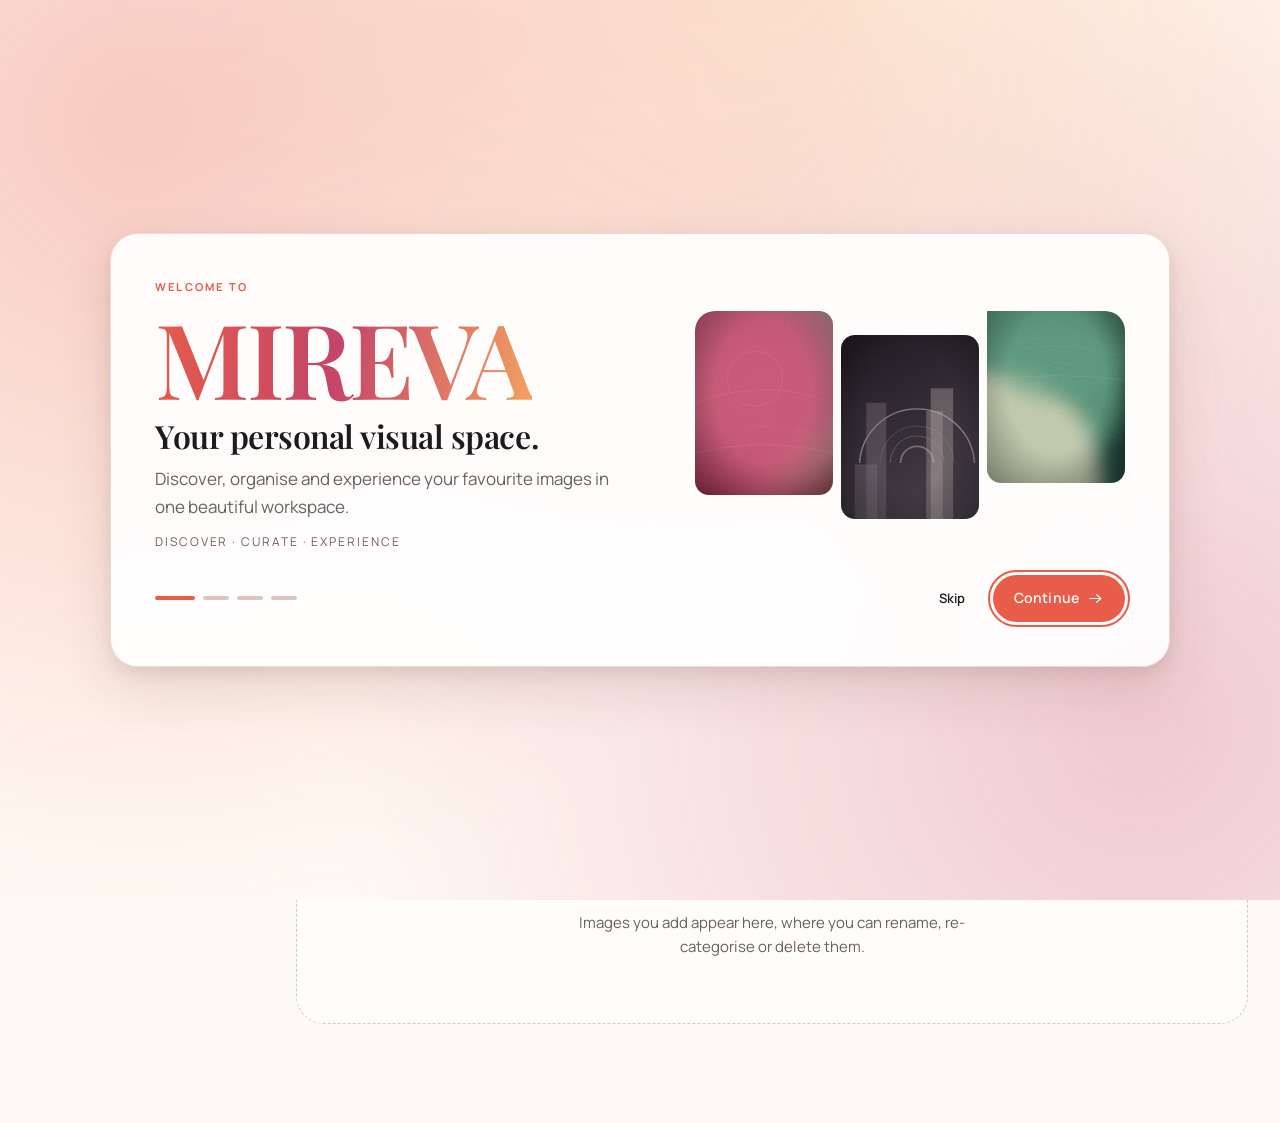
<file: pages/upload.html>
<!DOCTYPE html>
<html lang="en" data-root="../" data-theme="light">
<head>
  <meta charset="utf-8">
  <meta name="viewport" content="width=device-width, initial-scale=1, viewport-fit=cover">
  <title>Upload — MIREVA</title>
  <meta name="description" content="Add your own images to MIREVA with drag & drop or the file picker. Everything is stored locally in your browser.">
  <meta name="theme-color" content="#FFF9F3">
  <meta name="color-scheme" content="light dark">
  <link rel="manifest" href="../manifest.json">
  <link rel="icon" type="image/svg+xml" href="../assets/icons/icon.svg">
  <link rel="apple-touch-icon" href="../assets/icons/icon-192.png">
  <script>
    /* Apply the stored theme before first paint to avoid a flash of the wrong palette. */
    (function () {
      try {
        var mode = JSON.parse(localStorage.getItem('mireva_theme') || '"system"');
        var dark = mode === 'dark' || (mode === 'system' && window.matchMedia('(prefers-color-scheme: dark)').matches);
        document.documentElement.dataset.theme = dark ? 'dark' : 'light';
        document.documentElement.dataset.themeMode = mode;
        var prefs = JSON.parse(localStorage.getItem('mireva_preferences') || '{}');
        document.documentElement.dataset.reduceMotion = String(Boolean(prefs.reduceMotion));
        document.documentElement.dataset.animations = prefs.animations === false ? 'off' : 'on';
      } catch (e) { /* storage unavailable — fall back to the light theme */ }
    })();
  </script>
  <link rel="stylesheet" href="../css/fonts.css">
  <link rel="stylesheet" href="../css/variables.css">
  <link rel="stylesheet" href="../css/reset.css">
  <link rel="stylesheet" href="../css/global.css">
  <link rel="stylesheet" href="../css/layout.css">
  <link rel="stylesheet" href="../css/animations.css">
  <link rel="stylesheet" href="../css/dashboard.css">
  <link rel="stylesheet" href="../css/gallery.css">
  <link rel="stylesheet" href="../css/lightbox.css">
  <link rel="stylesheet" href="../css/upload.css">
  <link rel="stylesheet" href="../css/collections.css">
  <link rel="stylesheet" href="../css/editor.css">
  <link rel="stylesheet" href="../css/presentation.css">
  <link rel="stylesheet" href="../css/settings.css">
  <link rel="stylesheet" href="../css/onboarding.css">
  <link rel="stylesheet" href="../css/command.css">
  <link rel="stylesheet" href="../css/responsive.css">
</head>
<body>
  <a class="skip-link" href="#main">Skip to main content</a>
  <div class="app">
    <div class="app__body">
      <main class="main page-enter" id="main">
        <div class="page-head">
          <p class="eyebrow">Bring your own</p>
          <h1>Upload Images</h1>
          <p>Add your own photographs to MIREVA. Files stay on this device — they are stored in your browser, never uploaded to a server.</p>
        </div>

        <div class="dropzone" data-dropzone tabindex="0" role="button" aria-label="Choose images or drop them here">
          <span class="dropzone__icon" data-dropzone-icon></span>
          <h3>Drop your images here</h3>
          <p>or click to choose files from your device. You can select several at once.</p>
          <p class="dropzone__formats">JPG · JPEG · PNG · WEBP · GIF · AVIF — up to 12 MB each</p>
          <input class="visually-hidden" type="file" id="file-input" accept="image/jpeg,image/png,image/webp,image/gif,image/avif" multiple>
        </div>

        <div class="upload-grid" data-previews></div>

        <div class="upload-actions hide" data-upload-actions>
          <button class="btn btn--primary btn--lg" type="button" data-upload-save><span>Add images to library</span></button>
          <button class="btn btn--ghost" type="button" data-upload-clear>Clear all</button>
        </div>

        <section style="margin-top:var(--sp-8)" aria-labelledby="manage-title">
          <div class="section-head">
            <div class="section-head__title">
              <p class="eyebrow">Your uploads</p>
              <h2 id="manage-title">Manage uploaded images</h2>
            </div>
          </div>
          <div class="manage-list" data-manage></div>
        </section>
      </main>
    </div>
  </div>
  <noscript>
    <div style="padding:2rem;text-align:center">
      <h1>MIREVA needs JavaScript</h1>
      <p>This gallery is built with vanilla JavaScript. Please enable it to browse your images.</p>
    </div>
  </noscript>
  <script type="module" src="../js/pages/upload-page.js"></script>
</body>
</html>
</file>
<file: css/fonts.css>
/* ============================================================
   MIREVA — self-hosted typefaces (latin subset, woff2)
   Playfair Display (editorial display) · Manrope (interface)
   Self-hosted so the app is fully functional offline and inside
   the PWA cache — no third-party font CDN at runtime.
   ============================================================ */

@font-face {
  font-family: "Playfair Display"; font-style: normal; font-weight: 400; font-display: swap;
  src: url("../assets/fonts/playfair-display-latin-400-normal.woff2") format("woff2");
}
@font-face {
  font-family: "Playfair Display"; font-style: normal; font-weight: 500; font-display: swap;
  src: url("../assets/fonts/playfair-display-latin-500-normal.woff2") format("woff2");
}
@font-face {
  font-family: "Playfair Display"; font-style: normal; font-weight: 600; font-display: swap;
  src: url("../assets/fonts/playfair-display-latin-600-normal.woff2") format("woff2");
}
@font-face {
  font-family: "Playfair Display"; font-style: normal; font-weight: 700; font-display: swap;
  src: url("../assets/fonts/playfair-display-latin-700-normal.woff2") format("woff2");
}
@font-face {
  font-family: "Playfair Display"; font-style: italic; font-weight: 600; font-display: swap;
  src: url("../assets/fonts/playfair-display-latin-600-italic.woff2") format("woff2");
}

@font-face {
  font-family: "Manrope"; font-style: normal; font-weight: 400; font-display: swap;
  src: url("../assets/fonts/manrope-latin-400-normal.woff2") format("woff2");
}
@font-face {
  font-family: "Manrope"; font-style: normal; font-weight: 500; font-display: swap;
  src: url("../assets/fonts/manrope-latin-500-normal.woff2") format("woff2");
}
@font-face {
  font-family: "Manrope"; font-style: normal; font-weight: 600; font-display: swap;
  src: url("../assets/fonts/manrope-latin-600-normal.woff2") format("woff2");
}
@font-face {
  font-family: "Manrope"; font-style: normal; font-weight: 700; font-display: swap;
  src: url("../assets/fonts/manrope-latin-700-normal.woff2") format("woff2");
}
@font-face {
  font-family: "Manrope"; font-style: normal; font-weight: 800; font-display: swap;
  src: url("../assets/fonts/manrope-latin-800-normal.woff2") format("woff2");
}
</file>
<file: css/variables.css>
/* ============================================================
   MIREVA — Design tokens
   Warm editorial palette: coral · berry · peach · golden sand
   ============================================================ */

:root {
  /* ---- Brand palette (light) ---- */
  --primary:        #E85D4A;
  --primary-dark:   #C94B3C;
  --primary-soft:   rgba(232, 93, 74, 0.12);
  --secondary:      #C44569;
  --accent:         #F4A261;
  --highlight:      #E9C46A;

  --background:     #FFF9F3;
  --surface:        #FFFFFF;
  --surface-soft:   #F8EEE8;
  --surface-raised: #FFFFFF;

  --text-primary:   #211A1D;
  --text-secondary: #6B5E61;
  --text-muted:     #9B8D90;
  --text-invert:    #FFF8F5;

  --border:         #E9DCD6;
  --border-strong:  #D9C7BF;

  --overlay:        rgba(24, 16, 20, 0.72);
  --overlay-deep:   rgba(14, 9, 12, 0.94);
  --scrim:          rgba(33, 26, 29, 0.06);

  --success:        #3F8F6B;
  --warning:        #C98A2E;
  --danger:         #C0392B;
  --info:           #3E7CA8;

  /* ---- Typography ---- */
  --font-display: "Playfair Display", "Iowan Old Style", Georgia, serif;
  --font-body: "Manrope", "Segoe UI", system-ui, -apple-system, sans-serif;

  --fs-3xs: 0.6875rem;   /* 11 */
  --fs-2xs: 0.75rem;     /* 12 */
  --fs-xs:  0.8125rem;   /* 13 */
  --fs-sm:  0.875rem;    /* 14 */
  --fs-md:  0.9375rem;   /* 15 */
  --fs-lg:  1.0625rem;   /* 17 */
  --fs-xl:  1.375rem;    /* 22 */
  --fs-2xl: 1.875rem;    /* 30 */
  --fs-3xl: 2.5rem;      /* 40 */
  --fs-4xl: 3.5rem;      /* 56 */

  --lh-tight: 1.12;
  --lh-snug: 1.32;
  --lh-normal: 1.6;

  --tracking-wide: 0.14em;
  --tracking-label: 0.2em;

  /* ---- Spacing scale ---- */
  --sp-1: 0.25rem;
  --sp-2: 0.5rem;
  --sp-3: 0.75rem;
  --sp-4: 1rem;
  --sp-5: 1.5rem;
  --sp-6: 2rem;
  --sp-7: 2.75rem;
  --sp-8: 4rem;
  --sp-9: 6rem;

  /* ---- Radii ---- */
  --r-xs: 6px;
  --r-sm: 10px;
  --r-md: 14px;
  --r-lg: 20px;
  --r-xl: 28px;
  --r-pill: 999px;

  /* ---- Elevation (warm-tinted, never neutral grey) ---- */
  --sh-1: 0 1px 2px rgba(85, 46, 38, 0.06), 0 2px 8px rgba(85, 46, 38, 0.05);
  --sh-2: 0 2px 6px rgba(85, 46, 38, 0.07), 0 10px 26px rgba(85, 46, 38, 0.08);
  --sh-3: 0 6px 16px rgba(85, 46, 38, 0.10), 0 22px 54px rgba(85, 46, 38, 0.12);
  --sh-focus: 0 0 0 3px rgba(232, 93, 74, 0.32);

  /* ---- Motion ---- */
  --dur-1: 140ms;
  --dur-2: 240ms;
  --dur-3: 340ms;
  --dur-4: 520ms;
  --ease: cubic-bezier(0.32, 0.72, 0.26, 1);
  --ease-out: cubic-bezier(0.16, 0.84, 0.44, 1);
  --ease-in: cubic-bezier(0.55, 0.06, 0.68, 0.19);

  /* ---- Layout ---- */
  --sidebar-w: 264px;
  --sidebar-w-compact: 84px;
  --topbar-h: 68px;
  --bottomnav-h: 66px;
  --content-max: 1560px;
  --z-nav: 40;
  --z-drawer: 60;
  --z-lightbox: 80;
  --z-palette: 90;
  --z-toast: 100;
  --z-onboarding: 110;
}

/* ============================ Dark theme ============================ */
[data-theme="dark"] {
  --primary:        #FF806E;
  --primary-dark:   #E8654F;
  --primary-soft:   rgba(255, 128, 110, 0.16);
  --secondary:      #E76F93;
  --accent:         #F6B37A;
  --highlight:      #E9C46A;

  --background:     #171216;
  --surface:        #21191D;
  --surface-soft:   #2A2024;
  --surface-raised: #2A2024;

  --text-primary:   #FFF8F5;
  --text-secondary: #C8B9BD;
  --text-muted:     #918187;
  --text-invert:    #211A1D;

  --border:         #3A2E33;
  --border-strong:  #4C3C43;

  --overlay:        rgba(10, 6, 9, 0.78);
  --overlay-deep:   rgba(8, 5, 7, 0.96);
  --scrim:          rgba(255, 248, 245, 0.05);

  --success:        #6FBF97;
  --warning:        #E0AE5D;
  --danger:         #E8705F;
  --info:           #78AECF;

  --sh-1: 0 1px 2px rgba(0, 0, 0, 0.4), 0 2px 8px rgba(0, 0, 0, 0.3);
  --sh-2: 0 2px 6px rgba(0, 0, 0, 0.45), 0 10px 26px rgba(0, 0, 0, 0.4);
  --sh-3: 0 6px 16px rgba(0, 0, 0, 0.5), 0 22px 54px rgba(0, 0, 0, 0.55);
  --sh-focus: 0 0 0 3px rgba(255, 128, 110, 0.38);
}
</file>
<file: css/global.css>
/* ============================================================
   MIREVA — global primitives
   ============================================================ */

body {
  font-family: var(--font-body);
  font-size: var(--fs-md);
  color: var(--text-primary);
  background: var(--background);
  transition: background-color var(--dur-3) var(--ease), color var(--dur-3) var(--ease);
}

/* Editorial paper texture — extremely subtle, never noisy */
body::before {
  content: "";
  position: fixed;
  inset: 0;
  pointer-events: none;
  z-index: 0;
  opacity: 0.5;
  background-image:
    radial-gradient(circle at 12% 8%, var(--primary-soft), transparent 42%),
    radial-gradient(circle at 92% 4%, rgba(196, 69, 105, 0.08), transparent 38%);
}

/* ------------------------------ Typography ------------------------------ */
h1, h2, h3, .display { font-family: var(--font-display); font-weight: 600; line-height: var(--lh-tight); letter-spacing: -0.015em; }
h1 { font-size: clamp(2rem, 4.4vw, var(--fs-4xl)); }
h2 { font-size: clamp(1.5rem, 2.8vw, var(--fs-2xl)); }
h3 { font-size: var(--fs-xl); }
h4, h5, h6 { font-family: var(--font-body); font-weight: 700; font-size: var(--fs-lg); line-height: var(--lh-snug); }

.eyebrow {
  font-family: var(--font-body);
  font-size: var(--fs-3xs);
  font-weight: 700;
  letter-spacing: var(--tracking-label);
  text-transform: uppercase;
  color: var(--primary);
}
.lede { font-size: var(--fs-lg); color: var(--text-secondary); max-width: 62ch; }
.muted { color: var(--text-muted); }
.secondary-text { color: var(--text-secondary); }
.serif { font-family: var(--font-display); }

/* ------------------------------ Focus ------------------------------ */
:focus-visible {
  outline: 2px solid var(--primary);
  outline-offset: 3px;
  border-radius: var(--r-xs);
}
.skip-link {
  position: absolute; left: -9999px; top: 0; z-index: 200;
  background: var(--primary); color: #fff; padding: var(--sp-3) var(--sp-5);
  border-radius: 0 0 var(--r-md) 0; font-weight: 700;
}
.skip-link:focus { left: 0; }
.visually-hidden {
  position: absolute !important; width: 1px; height: 1px; padding: 0; margin: -1px;
  overflow: hidden; clip: rect(0 0 0 0); white-space: nowrap; border: 0;
}

/* ------------------------------ Buttons ------------------------------ */
.btn {
  --btn-bg: var(--surface);
  --btn-fg: var(--text-primary);
  --btn-bd: var(--border);
  display: inline-flex; align-items: center; justify-content: center; gap: var(--sp-2);
  padding: 0.7rem 1.25rem;
  font-size: var(--fs-sm); font-weight: 600; letter-spacing: 0.01em;
  color: var(--btn-fg); background: var(--btn-bg);
  border: 1px solid var(--btn-bd);
  border-radius: var(--r-pill);
  cursor: pointer; white-space: nowrap; position: relative;
  transition: transform var(--dur-1) var(--ease), box-shadow var(--dur-2) var(--ease),
              background-color var(--dur-2) var(--ease), border-color var(--dur-2) var(--ease),
              color var(--dur-2) var(--ease), opacity var(--dur-2) var(--ease);
}
.btn:hover { transform: translateY(-1px); box-shadow: var(--sh-2); }
.btn:active { transform: translateY(0) scale(0.985); box-shadow: var(--sh-1); }
.btn:disabled, .btn[aria-disabled="true"] { opacity: 0.5; pointer-events: none; }
.btn svg, .btn i { width: 17px; height: 17px; flex: none; }

.btn--primary { --btn-bg: var(--primary); --btn-fg: #FFF8F5; --btn-bd: transparent; }
.btn--primary:hover { --btn-bg: var(--primary-dark); }
[data-theme="dark"] .btn--primary { --btn-fg: #2A1013; }

.btn--ink { --btn-bg: var(--text-primary); --btn-fg: var(--background); --btn-bd: transparent; }
.btn--soft { --btn-bg: var(--surface-soft); --btn-bd: transparent; }
.btn--ghost { --btn-bg: transparent; --btn-bd: transparent; }
.btn--ghost:hover { --btn-bg: var(--surface-soft); box-shadow: none; }
.btn--outline { --btn-bg: transparent; --btn-bd: var(--border-strong); }
.btn--danger { --btn-bg: transparent; --btn-fg: var(--danger); --btn-bd: color-mix(in srgb, var(--danger) 40%, transparent); }
.btn--danger:hover { --btn-bg: color-mix(in srgb, var(--danger) 12%, transparent); }
.btn--sm { padding: 0.44rem 0.9rem; font-size: var(--fs-xs); }
.btn--lg { padding: 0.95rem 1.85rem; font-size: var(--fs-md); }
.btn--block { width: 100%; }

.icon-btn {
  display: inline-grid; place-items: center;
  width: 42px; height: 42px;
  border-radius: var(--r-pill);
  color: var(--text-secondary);
  background: transparent;
  border: 1px solid transparent;
  transition: background-color var(--dur-2) var(--ease), color var(--dur-2) var(--ease), transform var(--dur-1) var(--ease);
}
.icon-btn:hover { background: var(--surface-soft); color: var(--text-primary); }
.icon-btn:active { transform: scale(0.92); }
.icon-btn--bordered { border-color: var(--border); background: var(--surface); }
.icon-btn svg { width: 19px; height: 19px; }
.icon-btn.is-active { color: var(--primary); background: var(--primary-soft); }

/* ------------------------------ Chips / segmented ------------------------------ */
.chip {
  display: inline-flex; align-items: center; gap: var(--sp-2);
  padding: 0.46rem 0.95rem;
  border-radius: var(--r-pill);
  border: 1px solid var(--border);
  background: var(--surface);
  font-size: var(--fs-xs); font-weight: 600; color: var(--text-secondary);
  cursor: pointer;
  transition: all var(--dur-2) var(--ease);
}
.chip:hover { border-color: var(--primary); color: var(--text-primary); }
.chip[aria-pressed="true"], .chip.is-active {
  background: var(--text-primary); border-color: var(--text-primary); color: var(--background);
}
.chip__count { font-size: var(--fs-3xs); opacity: 0.66; font-variant-numeric: tabular-nums; }

.segmented {
  display: inline-flex; padding: 4px; gap: 2px;
  background: var(--surface-soft); border-radius: var(--r-pill); border: 1px solid var(--border);
}
.segmented button {
  display: inline-flex; align-items: center; gap: 6px;
  padding: 0.4rem 0.85rem; border-radius: var(--r-pill);
  font-size: var(--fs-xs); font-weight: 600; color: var(--text-secondary);
  transition: all var(--dur-2) var(--ease);
}
.segmented button svg { width: 15px; height: 15px; }
.segmented button:hover { color: var(--text-primary); }
.segmented button[aria-pressed="true"] { background: var(--surface); color: var(--text-primary); box-shadow: var(--sh-1); }

/* ------------------------------ Forms ------------------------------ */
.field { display: grid; gap: var(--sp-2); }
.field > label, .label {
  font-size: var(--fs-2xs); font-weight: 700; letter-spacing: 0.08em;
  text-transform: uppercase; color: var(--text-muted);
}
.input, .select, .textarea {
  width: 100%;
  padding: 0.72rem 0.95rem;
  background: var(--surface);
  border: 1px solid var(--border);
  border-radius: var(--r-sm);
  font-size: var(--fs-sm);
  color: var(--text-primary);
  transition: border-color var(--dur-2) var(--ease), box-shadow var(--dur-2) var(--ease);
}
.input::placeholder, .textarea::placeholder { color: var(--text-muted); }
.input:focus, .select:focus, .textarea:focus { outline: none; border-color: var(--primary); box-shadow: var(--sh-focus); }
.select {
  appearance: none;
  background-image: url("data:image/svg+xml,%3Csvg xmlns='http://www.w3.org/2000/svg' width='14' height='14' viewBox='0 0 24 24' fill='none' stroke='%239B8D90' stroke-width='2.4' stroke-linecap='round'%3E%3Cpath d='m6 9 6 6 6-6'/%3E%3C/svg%3E");
  background-repeat: no-repeat; background-position: right 0.85rem center;
  padding-right: 2.2rem; cursor: pointer;
}
.search-field { position: relative; display: flex; align-items: center; }
.search-field svg.search-icon { position: absolute; left: 1rem; width: 17px; height: 17px; color: var(--text-muted); pointer-events: none; }
.search-field .input { padding-left: 2.7rem; padding-right: 2.7rem; border-radius: var(--r-pill); }
.search-field .clear-search { position: absolute; right: 6px; }

.switch { display: inline-flex; align-items: center; gap: var(--sp-3); cursor: pointer; }
.switch input { position: absolute; opacity: 0; width: 0; height: 0; }
.switch__track {
  width: 46px; height: 26px; border-radius: var(--r-pill);
  background: var(--border-strong); position: relative; flex: none;
  transition: background-color var(--dur-2) var(--ease);
}
.switch__track::after {
  content: ""; position: absolute; top: 3px; left: 3px;
  width: 20px; height: 20px; border-radius: 50%; background: #fff;
  box-shadow: var(--sh-1);
  transition: transform var(--dur-2) var(--ease);
}
.switch input:checked + .switch__track { background: var(--primary); }
.switch input:checked + .switch__track::after { transform: translateX(20px); }
.switch input:focus-visible + .switch__track { box-shadow: var(--sh-focus); }

.range { -webkit-appearance: none; appearance: none; width: 100%; height: 4px; border-radius: 999px; background: var(--border-strong); cursor: pointer; }
.range::-webkit-slider-thumb { -webkit-appearance: none; width: 17px; height: 17px; border-radius: 50%; background: var(--primary); border: 2px solid var(--surface); box-shadow: var(--sh-1); cursor: pointer; }
.range::-moz-range-thumb { width: 15px; height: 15px; border: 2px solid var(--surface); border-radius: 50%; background: var(--primary); cursor: pointer; }

/* ------------------------------ Card / panel ------------------------------ */
.card {
  background: var(--surface);
  border: 1px solid var(--border);
  border-radius: var(--r-lg);
  box-shadow: var(--sh-1);
}
.panel {
  background: var(--surface);
  border: 1px solid var(--border);
  border-radius: var(--r-lg);
  padding: var(--sp-5);
}
.divider { height: 1px; background: var(--border); border: 0; }

/* ------------------------------ Section header ------------------------------ */
.section-head {
  display: flex; align-items: flex-end; justify-content: space-between;
  gap: var(--sp-4); margin-bottom: var(--sp-5); flex-wrap: wrap;
}
.section-head__title { display: grid; gap: 4px; }
.section-head h2 { font-size: clamp(1.35rem, 2.4vw, 1.95rem); }

/* ------------------------------ Empty states ------------------------------ */
.empty-state {
  display: grid; justify-items: center; text-align: center;
  gap: var(--sp-3); padding: var(--sp-8) var(--sp-5);
  border: 1px dashed var(--border-strong);
  border-radius: var(--r-xl);
  background: color-mix(in srgb, var(--surface) 60%, transparent);
}
.empty-state__icon {
  display: grid; place-items: center; width: 62px; height: 62px; border-radius: var(--r-lg);
  background: var(--primary-soft); color: var(--primary); margin-bottom: var(--sp-1);
}
.empty-state__icon svg { width: 26px; height: 26px; }
.empty-state h3 { font-size: var(--fs-xl); }
.empty-state p { color: var(--text-secondary); max-width: 44ch; }

/* ------------------------------ Skeletons ------------------------------ */
.skeleton {
  position: relative; overflow: hidden;
  background: var(--surface-soft); border-radius: var(--r-md);
}
.skeleton::after {
  content: ""; position: absolute; inset: 0;
  background: linear-gradient(90deg, transparent, color-mix(in srgb, var(--surface) 85%, transparent), transparent);
  transform: translateX(-100%);
  animation: shimmer 1.5s infinite;
}
@keyframes shimmer { 100% { transform: translateX(100%); } }
.skeleton-text { height: 12px; border-radius: 999px; }

/* ------------------------------ Toasts ------------------------------ */
.toast-region {
  position: fixed; z-index: var(--z-toast);
  bottom: calc(var(--bottomnav-h) + var(--sp-4)); right: var(--sp-4); left: var(--sp-4);
  display: grid; gap: var(--sp-2); justify-items: stretch; pointer-events: none;
}
@media (min-width: 900px) {
  .toast-region { left: auto; bottom: var(--sp-5); right: var(--sp-5); width: min(380px, 92vw); }
}
.toast {
  pointer-events: auto;
  display: flex; align-items: flex-start; gap: var(--sp-3);
  padding: 0.85rem 1rem;
  background: var(--surface);
  border: 1px solid var(--border);
  border-left: 3px solid var(--primary);
  border-radius: var(--r-md);
  box-shadow: var(--sh-3);
  animation: toast-in var(--dur-3) var(--ease-out) both;
}
.toast.is-leaving { animation: toast-out var(--dur-2) var(--ease-in) both; }
.toast__icon { flex: none; width: 20px; height: 20px; color: var(--primary); margin-top: 1px; }
.toast__body { flex: 1; min-width: 0; }
.toast__title { font-size: var(--fs-sm); font-weight: 700; }
.toast__msg { font-size: var(--fs-xs); color: var(--text-secondary); }
.toast--success { border-left-color: var(--success); } .toast--success .toast__icon { color: var(--success); }
.toast--error   { border-left-color: var(--danger);  } .toast--error .toast__icon   { color: var(--danger); }
.toast--warn    { border-left-color: var(--warning); } .toast--warn .toast__icon    { color: var(--warning); }
.toast--info    { border-left-color: var(--info);    } .toast--info .toast__icon    { color: var(--info); }
@keyframes toast-in  { from { opacity: 0; transform: translateY(14px) scale(0.97); } to { opacity: 1; transform: none; } }
@keyframes toast-out { to { opacity: 0; transform: translateY(8px) scale(0.98); } }

/* ------------------------------ Modal ------------------------------ */
.modal { border: none; background: transparent; padding: 0; }
.modal::backdrop { background: var(--overlay); backdrop-filter: blur(6px); }
.modal__box {
  width: min(520px, calc(100vw - 2rem));
  background: var(--surface);
  border: 1px solid var(--border);
  border-radius: var(--r-xl);
  box-shadow: var(--sh-3);
  padding: var(--sp-6);
  display: grid; gap: var(--sp-4);
  animation: modal-in var(--dur-3) var(--ease-out) both;
}
.modal__head { display: grid; gap: 4px; }
.modal__head h3 { font-size: var(--fs-xl); }
.modal__actions { display: flex; gap: var(--sp-2); justify-content: flex-end; flex-wrap: wrap; }
@keyframes modal-in { from { opacity: 0; transform: translateY(12px) scale(0.97); } to { opacity: 1; transform: none; } }

/* ------------------------------ Misc ------------------------------ */
.badge {
  display: inline-flex; align-items: center; gap: 5px;
  padding: 3px 9px; border-radius: var(--r-pill);
  font-size: var(--fs-3xs); font-weight: 700; letter-spacing: 0.06em; text-transform: uppercase;
  background: var(--surface-soft); color: var(--text-secondary);
}
.badge--accent { background: var(--primary-soft); color: var(--primary); }
.tag {
  display: inline-flex; padding: 3px 10px; border-radius: var(--r-pill);
  font-size: var(--fs-3xs); font-weight: 600;
  background: var(--surface-soft); color: var(--text-secondary);
}
.kbd {
  display: inline-grid; place-items: center; min-width: 22px; height: 22px; padding: 0 6px;
  font-family: var(--font-body); font-size: var(--fs-3xs); font-weight: 700;
  color: var(--text-secondary); background: var(--surface-soft);
  border: 1px solid var(--border); border-bottom-width: 2px; border-radius: var(--r-xs);
}
.stack { display: grid; gap: var(--sp-4); }
.row { display: flex; align-items: center; gap: var(--sp-3); flex-wrap: wrap; }
.spread { display: flex; align-items: center; justify-content: space-between; gap: var(--sp-3); }
.grow { flex: 1; min-width: 0; }
.hide { display: none !important; }
</file>
<file: css/layout.css>
/* ============================================================
   MIREVA — application shell
   Desktop: editorial sidebar.  Mobile: bottom navigation + drawer.
   ============================================================ */

.app {
  position: relative;
  z-index: 1;
  min-height: 100svh;
  display: grid;
  grid-template-columns: minmax(0, 1fr);
}

.app > * { min-width: 0; }

.app__body { min-width: 0; display: flex; flex-direction: column; }

/* ------------------------------ Sidebar ------------------------------ */
.sidebar {
  display: none;
  position: fixed;
  inset: 0 auto 0 0;
  width: var(--sidebar-w);
  padding: var(--sp-5) var(--sp-4);
  background: var(--surface);
  border-right: 1px solid var(--border);
  z-index: var(--z-nav);
  overflow-y: auto;
  grid-template-rows: auto 1fr auto;
  gap: var(--sp-6);
}

.brand { display: flex; align-items: center; gap: var(--sp-3); padding: 0 var(--sp-2); }
.brand__mark {
  width: 38px; height: 38px; flex: none; border-radius: 12px;
  display: grid; place-items: center;
  background: linear-gradient(140deg, var(--primary), var(--secondary) 62%, var(--accent));
  color: #FFF8F5; font-family: var(--font-display); font-size: 1.15rem; font-weight: 700;
  box-shadow: 0 6px 16px rgba(232, 93, 74, 0.34);
}
.brand > span:last-child { display: grid; gap: 1px; min-width: 0; }
.brand__name { display: block; font-family: var(--font-display); font-size: 1.3rem; font-weight: 700; letter-spacing: 0.03em; line-height: 1; }
.brand__tag { display: block; font-size: var(--fs-3xs); letter-spacing: var(--tracking-wide); text-transform: uppercase; color: var(--text-muted); }

.nav { display: grid; gap: var(--sp-5); align-content: start; }
.nav__group { display: grid; gap: 2px; }
.nav__label {
  font-size: var(--fs-3xs); font-weight: 700; letter-spacing: var(--tracking-label);
  text-transform: uppercase; color: var(--text-muted);
  padding: 0 var(--sp-3) var(--sp-2);
}
.nav__link {
  display: flex; align-items: center; gap: var(--sp-3);
  padding: 0.62rem var(--sp-3);
  border-radius: var(--r-sm);
  font-size: var(--fs-sm); font-weight: 600; color: var(--text-secondary);
  position: relative;
  transition: background-color var(--dur-2) var(--ease), color var(--dur-2) var(--ease);
}
.nav__link svg { width: 18px; height: 18px; flex: none; }
.nav__link:hover { background: var(--surface-soft); color: var(--text-primary); }
.nav__link[aria-current="page"] { background: var(--primary-soft); color: var(--primary); }
.nav__link[aria-current="page"]::before {
  content: ""; position: absolute; left: calc(var(--sp-4) * -1);
  top: 50%; translate: 0 -50%; width: 3px; height: 22px; border-radius: 0 3px 3px 0; background: var(--primary);
}
.nav__count { margin-left: auto; font-size: var(--fs-3xs); font-weight: 700; color: var(--text-muted); font-variant-numeric: tabular-nums; }

.sidebar__foot { display: grid; gap: var(--sp-3); }
.sidebar__hint {
  display: flex; align-items: center; justify-content: space-between; gap: var(--sp-2);
  padding: var(--sp-3);
  border: 1px dashed var(--border-strong); border-radius: var(--r-md);
  font-size: var(--fs-2xs); color: var(--text-muted);
}

/* ------------------------------ Topbar ------------------------------ */
.topbar {
  position: sticky; top: 0; z-index: calc(var(--z-nav) - 1);
  height: var(--topbar-h);
  display: flex; align-items: center; gap: var(--sp-3);
  padding: 0 var(--sp-4);
  background: color-mix(in srgb, var(--background) 88%, transparent);
  backdrop-filter: saturate(1.4) blur(14px);
  border-bottom: 1px solid var(--border);
}
.topbar__brand { display: flex; align-items: center; gap: var(--sp-2); }
.topbar__title { font-family: var(--font-display); font-size: var(--fs-lg); font-weight: 600; }
.topbar__spacer { flex: 1; }
.topbar__search { display: none; flex: 1; max-width: 460px; }
.topbar__actions { display: flex; align-items: center; gap: 2px; }

.cmd-trigger {
  display: none; align-items: center; gap: var(--sp-3);
  padding: 0.5rem 0.6rem 0.5rem 0.9rem;
  border: 1px solid var(--border); border-radius: var(--r-pill);
  background: var(--surface); color: var(--text-muted); font-size: var(--fs-xs); font-weight: 600;
  transition: border-color var(--dur-2) var(--ease), color var(--dur-2) var(--ease);
}
.cmd-trigger:hover { border-color: var(--primary); color: var(--text-primary); }
.cmd-trigger svg { width: 15px; height: 15px; }

/* ------------------------------ Main ------------------------------ */
.main {
  min-width: 0;
  flex: 1;
  padding: var(--sp-5) var(--sp-4) calc(var(--bottomnav-h) + var(--sp-7));
}
.container { width: 100%; max-width: var(--content-max); margin-inline: auto; }
.page-head { display: grid; gap: var(--sp-2); margin-bottom: var(--sp-6); }
.page-head h1 { font-size: clamp(1.9rem, 4vw, 2.8rem); }
.page-head p { color: var(--text-secondary); max-width: 60ch; }

/* ------------------------------ Bottom nav (mobile) ------------------------------ */
.bottom-nav {
  position: fixed; bottom: 0; left: 0; right: 0; z-index: var(--z-nav);
  height: calc(var(--bottomnav-h) + env(safe-area-inset-bottom, 0px));
  padding-bottom: env(safe-area-inset-bottom, 0px);
  display: grid; grid-template-columns: repeat(5, 1fr);
  background: color-mix(in srgb, var(--surface) 94%, transparent);
  backdrop-filter: saturate(1.5) blur(18px);
  border-top: 1px solid var(--border);
}
.bottom-nav__item {
  display: grid; place-items: center; gap: 3px;
  font-size: var(--fs-3xs); font-weight: 700; color: var(--text-muted);
  transition: color var(--dur-2) var(--ease);
}
.bottom-nav__item svg { width: 21px; height: 21px; }
.bottom-nav__item[aria-current="page"] { color: var(--primary); }
.bottom-nav__item:active svg { transform: scale(0.88); }

/* ------------------------------ Drawer ------------------------------ */
.drawer {
  position: fixed; inset: 0; z-index: var(--z-drawer);
  display: grid; align-items: end;
  visibility: hidden;
}
.drawer.is-open { visibility: visible; }
.drawer__scrim {
  position: absolute; inset: 0; background: var(--overlay);
  opacity: 0; transition: opacity var(--dur-3) var(--ease);
}
.drawer.is-open .drawer__scrim { opacity: 1; }
.drawer__panel {
  position: relative;
  background: var(--surface);
  border-radius: var(--r-xl) var(--r-xl) 0 0;
  border-top: 1px solid var(--border);
  padding: var(--sp-4) var(--sp-4) calc(var(--sp-6) + env(safe-area-inset-bottom, 0px));
  transform: translateY(100%);
  transition: transform var(--dur-3) var(--ease-out);
  max-height: 82svh; overflow-y: auto;
}
.drawer.is-open .drawer__panel { transform: none; }
.drawer__handle { width: 42px; height: 4px; border-radius: 999px; background: var(--border-strong); margin: 0 auto var(--sp-4); }

/* ------------------------------ Responsive shell ------------------------------ */
@media (min-width: 1040px) {
  .app { grid-template-columns: var(--sidebar-w) minmax(0, 1fr); }
  .sidebar { display: grid; }
  .app > .app__body { grid-column: 2; }
  .bottom-nav { display: none; }
  .topbar { padding: 0 var(--sp-6); }
  .topbar__brand { display: none; }
  .topbar__search { display: flex; }
  .cmd-trigger { display: inline-flex; }
  .main { padding: var(--sp-6) var(--sp-6) var(--sp-9); }
  .toast-region { bottom: var(--sp-5); }
}
@media (min-width: 1500px) {
  .main { padding-inline: var(--sp-7); }
}
</file>
<file: css/animations.css>
/* ============================================================
   MIREVA — motion system (200–400ms, restrained)
   ============================================================ */

@keyframes fade-up   { from { opacity: 0; transform: translateY(14px); } to { opacity: 1; transform: none; } }
@keyframes fade-in   { from { opacity: 0; } to { opacity: 1; } }
@keyframes scale-in  { from { opacity: 0; transform: scale(0.96); } to { opacity: 1; transform: none; } }
@keyframes slide-in-right { from { opacity: 0; transform: translateX(24px); } to { opacity: 1; transform: none; } }
@keyframes pop { 0% { transform: scale(1); } 42% { transform: scale(1.28); } 100% { transform: scale(1); } }
@keyframes float-y { 0%, 100% { transform: translateY(0); } 50% { transform: translateY(-10px); } }
@keyframes float-y-alt { 0%, 100% { transform: translateY(0); } 50% { transform: translateY(9px); } }
@keyframes ken-burns { 0% { transform: scale(1); } 100% { transform: scale(1.06); } }
@keyframes ring { 0% { box-shadow: 0 0 0 0 var(--primary-soft); } 100% { box-shadow: 0 0 0 16px transparent; } }

.anim-fade-up { animation: fade-up var(--dur-4) var(--ease-out) both; }
.anim-fade-in { animation: fade-in var(--dur-3) var(--ease-out) both; }
.anim-scale-in { animation: scale-in var(--dur-3) var(--ease-out) both; }

/* Page enter transition (applied to <main>) */
.page-enter { animation: page-enter var(--dur-4) var(--ease-out) both; }
@keyframes page-enter { from { opacity: 0; transform: translateY(10px); } to { opacity: 1; transform: none; } }

/* Page exit — used by the router for internal navigations */
body.is-leaving .main { opacity: 0; transform: translateY(-6px); transition: opacity var(--dur-2) var(--ease-in), transform var(--dur-2) var(--ease-in); }

/* Staggered reveals */
.stagger > * { animation: fade-up var(--dur-4) var(--ease-out) both; }
.stagger > *:nth-child(1) { animation-delay: 40ms; }
.stagger > *:nth-child(2) { animation-delay: 90ms; }
.stagger > *:nth-child(3) { animation-delay: 140ms; }
.stagger > *:nth-child(4) { animation-delay: 190ms; }
.stagger > *:nth-child(5) { animation-delay: 240ms; }
.stagger > *:nth-child(6) { animation-delay: 290ms; }

.float-slow { animation: float-y 9s var(--ease) infinite; }
.float-slow-alt { animation: float-y-alt 11s var(--ease) infinite; }

.heart-pop { animation: pop var(--dur-3) var(--ease-out); }

/* Theme cross-fade */
.theme-fading, .theme-fading * {
  transition: background-color var(--dur-3) var(--ease), color var(--dur-3) var(--ease),
              border-color var(--dur-3) var(--ease) !important;
}

/* ---- Reduced motion: honour the OS setting AND the in-app setting ---- */
@media (prefers-reduced-motion: reduce) {
  .float-slow, .float-slow-alt, .heart-pop, .stagger > *, .page-enter { animation: none !important; }
}
[data-reduce-motion="true"] .float-slow,
[data-reduce-motion="true"] .float-slow-alt,
[data-reduce-motion="true"] .heart-pop,
[data-reduce-motion="true"] .stagger > *,
[data-reduce-motion="true"] .page-enter,
[data-reduce-motion="true"] .anim-fade-up,
[data-reduce-motion="true"] .anim-fade-in,
[data-reduce-motion="true"] .anim-scale-in { animation: none !important; }
[data-reduce-motion="true"] * { transition-duration: 60ms !important; }
[data-animations="off"] * { transition: none !important; animation: none !important; }
</file>
<file: css/dashboard.css>
/* ============================================================
   MIREVA — dashboard (editorial workspace)
   ============================================================ */

.hero {
  position: relative;
  display: grid;
  gap: var(--sp-6);
  padding: var(--sp-6) 0 var(--sp-7);
  border-bottom: 1px solid var(--border);
  margin-bottom: var(--sp-7);
}
.hero__copy { display: grid; gap: var(--sp-4); align-content: center; max-width: 620px; }
.hero__greeting {
  font-family: var(--font-display);
  font-size: clamp(2.2rem, 6vw, 4rem);
  line-height: 1.04;
  letter-spacing: -0.025em;
}
.hero__greeting em {
  font-style: italic;
  background: linear-gradient(100deg, var(--primary), var(--secondary) 55%, var(--accent));
  -webkit-background-clip: text; background-clip: text; color: transparent;
}
.hero__sub { font-size: var(--fs-lg); color: var(--text-secondary); max-width: 46ch; }
.hero__actions { display: flex; gap: var(--sp-3); flex-wrap: wrap; margin-top: var(--sp-2); }
.hero__meta { display: flex; gap: var(--sp-5); flex-wrap: wrap; margin-top: var(--sp-3); }
.hero__meta div { display: grid; gap: 2px; }
.hero__meta dt { font-size: var(--fs-3xs); letter-spacing: var(--tracking-wide); text-transform: uppercase; color: var(--text-muted); }
.hero__meta dd { font-family: var(--font-display); font-size: var(--fs-xl); }

/* ---- Collage ---- */
.collage {
  position: relative;
  display: grid;
  grid-template-columns: repeat(6, 1fr);
  grid-template-rows: repeat(6, minmax(0, 1fr));
  gap: var(--sp-3);
  aspect-ratio: 5 / 4;
  max-height: 62svh;
}
.collage__item {
  position: relative;
  min-width: 0;
  min-height: 0;
  border-radius: var(--r-lg);
  overflow: hidden;
  background: var(--surface-soft);
  box-shadow: var(--sh-2);
  border: 1px solid var(--border);
  cursor: pointer;
  transition: transform var(--dur-3) var(--ease), box-shadow var(--dur-3) var(--ease);
}
.collage__item:hover { transform: translateY(-4px) scale(1.012); box-shadow: var(--sh-3); }
.collage__item img { width: 100%; height: 100%; object-fit: cover; position: absolute; inset: 0; }
.collage__item::after {
  content: ""; position: absolute; inset: 0;
  background: linear-gradient(to top, rgba(20, 12, 16, 0.62), rgba(20, 12, 16, 0) 52%);
}
.collage__label {
  position: absolute; left: var(--sp-3); bottom: var(--sp-3); right: var(--sp-3); z-index: 2;
  display: grid; gap: 3px; color: #FFF8F5;
}
.collage__label .eyebrow { color: var(--highlight); }
.collage__label strong { font-family: var(--font-display); font-size: var(--fs-lg); font-weight: 600; }
.collage__item--a { grid-column: 1 / 4; grid-row: 1 / 5; }
.collage__item--b { grid-column: 4 / 7; grid-row: 1 / 3; }
.collage__item--c { grid-column: 4 / 7; grid-row: 3 / 6; }
.collage__item--d { grid-column: 1 / 4; grid-row: 5 / 7; }

.collage__chip {
  position: absolute; z-index: 3;
  display: flex; align-items: center; gap: var(--sp-2);
  padding: 0.5rem 0.85rem;
  background: var(--surface); border: 1px solid var(--border);
  border-radius: var(--r-pill); box-shadow: var(--sh-2);
  font-size: var(--fs-2xs); font-weight: 700;
}
.collage__chip svg { width: 15px; height: 15px; color: var(--primary); }
.collage__chip--tl { top: -10px; left: 18%; }
.collage__chip--br { bottom: 6%; right: -6px; }

/* ---- Stats ---- */
.stats {
  display: grid; gap: var(--sp-3);
  grid-template-columns: repeat(2, 1fr);
  margin-bottom: var(--sp-7);
}
.stat {
  padding: var(--sp-5);
  border-radius: var(--r-lg);
  border: 1px solid var(--border);
  background: var(--surface);
  display: grid; gap: var(--sp-2);
  position: relative; overflow: hidden;
  transition: border-color var(--dur-2) var(--ease), transform var(--dur-2) var(--ease);
}
.stat:hover { border-color: var(--border-strong); transform: translateY(-2px); }
.stat__icon { width: 34px; height: 34px; border-radius: var(--r-sm); display: grid; place-items: center; background: var(--surface-soft); color: var(--primary); }
.stat__icon svg { width: 17px; height: 17px; }
.stat__value { font-family: var(--font-display); font-size: clamp(1.8rem, 4vw, 2.6rem); line-height: 1; font-variant-numeric: tabular-nums; }
.stat__label { font-size: var(--fs-2xs); font-weight: 700; letter-spacing: var(--tracking-wide); text-transform: uppercase; color: var(--text-muted); }
.stat__hint { font-size: var(--fs-2xs); color: var(--text-muted); }

/* ---- Quick actions ---- */
.actions-grid { display: grid; gap: var(--sp-3); grid-template-columns: 1fr; margin-bottom: var(--sp-7); }
.action-card {
  display: flex; align-items: flex-start; gap: var(--sp-4);
  padding: var(--sp-4) var(--sp-5);
  border: 1px solid var(--border); border-radius: var(--r-lg);
  background: var(--surface); text-align: left; width: 100%;
  transition: transform var(--dur-2) var(--ease), box-shadow var(--dur-2) var(--ease), border-color var(--dur-2) var(--ease);
}
.action-card:hover { transform: translateY(-3px); box-shadow: var(--sh-2); border-color: color-mix(in srgb, var(--primary) 40%, var(--border)); }
.action-card__icon {
  flex: none; width: 44px; height: 44px; border-radius: var(--r-md);
  display: grid; place-items: center;
  background: var(--primary-soft); color: var(--primary);
}
.action-card__icon svg { width: 20px; height: 20px; }
.action-card__body { display: grid; gap: 2px; flex: 1; min-width: 0; }
.action-card__body strong { font-size: var(--fs-md); }
.action-card__body span { font-size: var(--fs-xs); color: var(--text-secondary); }
.action-card .kbd { align-self: center; }

/* ---- Featured strip ---- */
.strip {
  display: flex; gap: var(--sp-4);
  overflow-x: auto; scroll-snap-type: x mandatory;
  padding-bottom: var(--sp-3);
  margin-inline: calc(var(--sp-4) * -1); padding-inline: var(--sp-4);
  scrollbar-width: none;
}
.strip::-webkit-scrollbar { display: none; }
.strip__card {
  flex: 0 0 auto; width: min(280px, 74vw); scroll-snap-align: start;
  border-radius: var(--r-lg); overflow: hidden; position: relative;
  border: 1px solid var(--border); background: var(--surface-soft);
  cursor: pointer;
  transition: transform var(--dur-3) var(--ease), box-shadow var(--dur-3) var(--ease);
}
.strip__card:hover { transform: translateY(-4px); box-shadow: var(--sh-3); }
.strip__card img { width: 100%; aspect-ratio: 4 / 5; object-fit: cover; }
.strip__card figcaption {
  position: absolute; inset: auto 0 0 0; padding: var(--sp-4);
  background: linear-gradient(to top, rgba(18, 11, 15, 0.86), transparent);
  color: #FFF8F5; display: grid; gap: 2px;
}
.strip__card figcaption strong { font-family: var(--font-display); font-size: var(--fs-lg); font-weight: 600; }
.strip__card figcaption span { font-size: var(--fs-2xs); opacity: 0.82; letter-spacing: 0.06em; text-transform: uppercase; }

/* ---- Recently viewed rows ---- */
.recent-list { display: grid; gap: var(--sp-2); }
.recent-row {
  display: flex; align-items: center; gap: var(--sp-4);
  padding: var(--sp-3);
  border: 1px solid var(--border); border-radius: var(--r-md);
  background: var(--surface);
  transition: border-color var(--dur-2) var(--ease), transform var(--dur-2) var(--ease);
}
.recent-row:hover { border-color: var(--border-strong); transform: translateX(2px); }
.recent-row__thumb { width: 62px; height: 62px; border-radius: var(--r-sm); object-fit: cover; flex: none; background: var(--surface-soft); }
.recent-row__body { flex: 1; min-width: 0; display: grid; gap: 2px; }
.recent-row__body strong { font-size: var(--fs-sm); white-space: nowrap; overflow: hidden; text-overflow: ellipsis; }
.recent-row__body span { font-size: var(--fs-2xs); color: var(--text-muted); }
.recent-row__actions { display: flex; gap: 2px; }

@media (min-width: 720px) {
  .stats { grid-template-columns: repeat(4, 1fr); }
  .actions-grid { grid-template-columns: repeat(2, 1fr); }
}
@media (min-width: 1040px) {
  .hero { grid-template-columns: minmax(0, 0.92fr) minmax(0, 1.08fr); align-items: center; gap: var(--sp-8); padding-top: var(--sp-7); }
  .actions-grid { grid-template-columns: repeat(3, 1fr); }
  .strip { margin-inline: 0; padding-inline: 0; }
}
</file>
<file: css/gallery.css>
/* ============================================================
   MIREVA — gallery: masonry · grid · focus
   ============================================================ */

.gallery-toolbar {
  position: sticky; top: var(--topbar-h); z-index: 20;
  display: grid; gap: var(--sp-3);
  padding: var(--sp-4) 0;
  background: color-mix(in srgb, var(--background) 92%, transparent);
  backdrop-filter: blur(12px);
  border-bottom: 1px solid var(--border);
  margin-bottom: var(--sp-5);
}
.gallery-toolbar__row { display: flex; align-items: center; gap: var(--sp-3); flex-wrap: wrap; }
.gallery-toolbar .search-field { flex: 1 1 240px; min-width: 0; }

.category-rail {
  display: flex; gap: var(--sp-2); overflow-x: auto;
  padding-bottom: 2px; scrollbar-width: none;
  margin-inline: calc(var(--sp-4) * -1); padding-inline: var(--sp-4);
}
.category-rail::-webkit-scrollbar { display: none; }
.category-rail .chip { flex: none; }

.result-bar {
  display: flex; align-items: center; justify-content: space-between; gap: var(--sp-3);
  flex-wrap: wrap; margin-bottom: var(--sp-4);
}
.result-bar__count { font-size: var(--fs-sm); color: var(--text-secondary); }
.result-bar__count strong { color: var(--text-primary); font-variant-numeric: tabular-nums; }
.active-filters { display: flex; gap: var(--sp-2); flex-wrap: wrap; }
.filter-pill {
  display: inline-flex; align-items: center; gap: 6px;
  padding: 4px 6px 4px 12px; border-radius: var(--r-pill);
  background: var(--primary-soft); color: var(--primary);
  font-size: var(--fs-2xs); font-weight: 700;
}
.filter-pill button { display: grid; place-items: center; width: 18px; height: 18px; border-radius: 50%; color: inherit; }
.filter-pill button:hover { background: color-mix(in srgb, var(--primary) 22%, transparent); }
.filter-pill svg { width: 12px; height: 12px; }

/* ------------------------------ Filter panel ------------------------------ */
.filters-panel {
  display: grid; gap: var(--sp-5);
  padding: var(--sp-5);
  border: 1px solid var(--border); border-radius: var(--r-lg);
  background: var(--surface);
  margin-bottom: var(--sp-5);
  animation: fade-up var(--dur-3) var(--ease-out) both;
}
.filters-panel__grid { display: grid; gap: var(--sp-5); grid-template-columns: repeat(auto-fit, minmax(190px, 1fr)); }
.filters-group { display: grid; gap: var(--sp-3); align-content: start; }
.filters-group__options { display: flex; gap: var(--sp-2); flex-wrap: wrap; }

/* ------------------------------ Layouts ------------------------------ */
.gallery { min-height: 240px; }

/* Masonry — CSS columns keep it dependency-free and reflow-cheap */
.gallery[data-layout="masonry"] {
  column-count: 2;
  column-gap: var(--sp-3);
}
.gallery[data-layout="masonry"] .tile { break-inside: avoid; margin-bottom: var(--sp-3); width: 100%; }

.gallery[data-layout="grid"] {
  display: grid; gap: var(--sp-3);
  grid-template-columns: repeat(auto-fill, minmax(clamp(150px, 44vw, 260px), 1fr));
}
.gallery[data-layout="grid"] .tile__media { aspect-ratio: 1 / 1; }

.gallery[data-layout="focus"] { display: grid; gap: var(--sp-6); max-width: 900px; margin-inline: auto; }
.gallery[data-layout="focus"] .tile__media { aspect-ratio: auto; }
.gallery[data-layout="focus"] .tile__caption { position: static; opacity: 1; transform: none; background: none; color: inherit; padding: var(--sp-3) 0 0; }
.gallery[data-layout="focus"] .tile::after { display: none; }

/* ------------------------------ Tile ------------------------------ */
.tile {
  position: relative;
  border-radius: var(--r-lg);
  overflow: hidden;
  background: var(--surface-soft);
  border: 1px solid var(--border);
  cursor: zoom-in;
  display: block; width: 100%; text-align: left;
  transition: transform var(--dur-3) var(--ease), box-shadow var(--dur-3) var(--ease);
  animation: fade-up var(--dur-4) var(--ease-out) both;
}
.tile:hover { transform: translateY(-4px); box-shadow: var(--sh-3); z-index: 2; }
.tile__media { position: relative; overflow: hidden; background: var(--surface-soft); }
.tile__media img {
  width: 100%; height: 100%; object-fit: cover; display: block;
  transition: transform var(--dur-4) var(--ease), filter var(--dur-3) var(--ease);
}
.tile:hover .tile__media img { transform: scale(1.055); }
.tile__media.is-loading { min-height: 160px; }
.tile__media.is-loading img { opacity: 0; }
.tile__media img { opacity: 1; transition: opacity var(--dur-3) var(--ease), transform var(--dur-4) var(--ease); }

.tile::after {
  content: ""; position: absolute; inset: 0; pointer-events: none;
  background: linear-gradient(to top, rgba(18, 11, 15, 0.74), rgba(18, 11, 15, 0.06) 46%, transparent 70%);
  opacity: 0; transition: opacity var(--dur-3) var(--ease);
}
.tile:hover::after, .tile:focus-visible::after { opacity: 1; }

.tile__caption {
  position: absolute; inset: auto 0 0 0; z-index: 2;
  padding: var(--sp-4);
  display: grid; gap: 3px; color: #FFF8F5;
  opacity: 0; transform: translateY(8px);
  transition: opacity var(--dur-3) var(--ease), transform var(--dur-3) var(--ease);
}
.tile:hover .tile__caption, .tile:focus-visible .tile__caption { opacity: 1; transform: none; }
.tile__caption strong { font-family: var(--font-display); font-size: var(--fs-lg); font-weight: 600; }
.tile__caption span { font-size: var(--fs-3xs); letter-spacing: var(--tracking-wide); text-transform: uppercase; opacity: 0.85; }

.tile__fav {
  position: absolute; top: var(--sp-3); right: var(--sp-3); z-index: 3;
  width: 36px; height: 36px; border-radius: 50%;
  display: grid; place-items: center;
  background: color-mix(in srgb, #1a1013 55%, transparent);
  backdrop-filter: blur(8px);
  color: #FFF8F5; border: 1px solid rgba(255, 255, 255, 0.18);
  opacity: 0; transform: scale(0.85);
  transition: opacity var(--dur-2) var(--ease), transform var(--dur-2) var(--ease), color var(--dur-2) var(--ease);
}
.tile:hover .tile__fav, .tile:focus-within .tile__fav, .tile__fav.is-on { opacity: 1; transform: none; }
.tile__fav svg { width: 17px; height: 17px; }
.tile__fav.is-on { color: var(--primary); background: color-mix(in srgb, #1a1013 62%, transparent); }
.tile__fav.is-on svg { fill: currentColor; }
.tile__fav:hover { transform: scale(1.08); }

.tile__badge {
  position: absolute; top: var(--sp-3); left: var(--sp-3); z-index: 3;
  padding: 3px 9px; border-radius: var(--r-pill);
  font-size: var(--fs-3xs); font-weight: 700; letter-spacing: 0.08em; text-transform: uppercase;
  background: color-mix(in srgb, #1a1013 55%, transparent);
  backdrop-filter: blur(8px); color: var(--highlight);
  border: 1px solid rgba(255, 255, 255, 0.16);
}

/* Skeleton tiles while first paint settles */
.tile-skeleton { border-radius: var(--r-lg); margin-bottom: var(--sp-3); break-inside: avoid; }

@media (min-width: 640px)  { .gallery[data-layout="masonry"] { column-count: 3; } }
@media (min-width: 1040px) { .gallery[data-layout="masonry"] { column-count: 3; column-gap: var(--sp-4); } .gallery[data-layout="masonry"] .tile { margin-bottom: var(--sp-4); } }
@media (min-width: 1400px) { .gallery[data-layout="masonry"] { column-count: 4; } }
@media (min-width: 1900px) { .gallery[data-layout="masonry"] { column-count: 5; } }
</file>
<file: css/upload.css>
/* ============================================================
   MIREVA — upload
   ============================================================ */

.dropzone {
  position: relative;
  display: grid; place-items: center; gap: var(--sp-3);
  min-height: 300px; padding: var(--sp-7) var(--sp-5);
  border: 2px dashed var(--border-strong);
  border-radius: var(--r-xl);
  background: var(--surface);
  text-align: center;
  transition: border-color var(--dur-2) var(--ease), background-color var(--dur-2) var(--ease), transform var(--dur-2) var(--ease);
}
.dropzone.is-dragging {
  border-color: var(--primary);
  background: var(--primary-soft);
  transform: scale(1.006);
}
.dropzone__icon {
  width: 68px; height: 68px; border-radius: var(--r-lg);
  display: grid; place-items: center;
  background: var(--primary-soft); color: var(--primary);
}
.dropzone__icon svg { width: 28px; height: 28px; }
.dropzone h3 { font-size: var(--fs-xl); }
.dropzone p { color: var(--text-secondary); max-width: 46ch; }
.dropzone__formats { font-size: var(--fs-2xs); color: var(--text-muted); }

.upload-grid {
  display: grid; gap: var(--sp-4);
  grid-template-columns: repeat(auto-fill, minmax(clamp(160px, 42vw, 230px), 1fr));
  margin-top: var(--sp-5);
}
.upload-item {
  border: 1px solid var(--border); border-radius: var(--r-lg);
  background: var(--surface); overflow: hidden;
  display: flex; flex-direction: column;
  animation: scale-in var(--dur-3) var(--ease-out) both;
}
.upload-item__preview { position: relative; aspect-ratio: 4 / 3; background: var(--surface-soft); }
.upload-item__preview img { width: 100%; height: 100%; object-fit: cover; }
.upload-item__remove {
  position: absolute; top: 8px; right: 8px;
  width: 30px; height: 30px; border-radius: 50%;
  display: grid; place-items: center;
  background: rgba(20, 12, 16, 0.62); color: #FFF8F5; backdrop-filter: blur(6px);
  transition: background-color var(--dur-2) var(--ease);
}
.upload-item__remove:hover { background: var(--danger); }
.upload-item__remove svg { width: 15px; height: 15px; }
.upload-item__body { padding: var(--sp-3); display: grid; gap: var(--sp-2); align-content: start; flex: 1; }
.upload-item__name { font-size: var(--fs-xs); font-weight: 700; white-space: nowrap; overflow: hidden; text-overflow: ellipsis; }
.upload-item__size { font-size: var(--fs-3xs); color: var(--text-muted); }
.upload-item.is-invalid { border-color: color-mix(in srgb, var(--danger) 50%, var(--border)); }
.upload-item__error { font-size: var(--fs-3xs); color: var(--danger); font-weight: 600; }

.upload-actions { display: flex; gap: var(--sp-3); flex-wrap: wrap; margin-top: var(--sp-5); }

.manage-list { display: grid; gap: var(--sp-2); }
.manage-row {
  display: flex; align-items: center; gap: var(--sp-4);
  padding: var(--sp-3); border: 1px solid var(--border); border-radius: var(--r-md); background: var(--surface);
}
.manage-row img { width: 56px; height: 56px; border-radius: var(--r-sm); object-fit: cover; flex: none; background: var(--surface-soft); }
.manage-row__body { flex: 1; min-width: 0; display: grid; gap: 2px; }
.manage-row__body strong { font-size: var(--fs-sm); }
.manage-row__body span { font-size: var(--fs-2xs); color: var(--text-muted); }
</file>
<file: css/collections.css>
/* ============================================================
   MIREVA — collections & favourites
   ============================================================ */

.collection-grid {
  display: grid; gap: var(--sp-4);
  grid-template-columns: repeat(auto-fill, minmax(clamp(230px, 80vw, 300px), 1fr));
}
.collection-card {
  border: 1px solid var(--border); border-radius: var(--r-lg);
  background: var(--surface); overflow: hidden;
  display: flex; flex-direction: column;
  transition: transform var(--dur-3) var(--ease), box-shadow var(--dur-3) var(--ease);
  animation: fade-up var(--dur-4) var(--ease-out) both;
}
.collection-card:hover { transform: translateY(-4px); box-shadow: var(--sh-3); }
.collection-card__cover {
  display: grid; grid-template-columns: 2fr 1fr; grid-template-rows: 1fr 1fr;
  gap: 2px; aspect-ratio: 16 / 10; background: var(--surface-soft);
}
.collection-card__cover img { width: 100%; height: 100%; object-fit: cover; }
.collection-card__cover img:first-child { grid-row: 1 / 3; }
.collection-card__cover .empty-cover {
  grid-column: 1 / -1; grid-row: 1 / -1;
  display: grid; place-items: center; color: var(--text-muted);
  background: repeating-linear-gradient(45deg, var(--surface-soft), var(--surface-soft) 12px, var(--surface) 12px, var(--surface) 24px);
}
.collection-card__body { padding: var(--sp-4); display: grid; gap: var(--sp-3); align-content: start; flex: 1; }
.collection-card__title { font-family: var(--font-display); font-size: var(--fs-xl); font-weight: 600; }
.collection-card__meta { font-size: var(--fs-2xs); color: var(--text-muted); letter-spacing: 0.05em; text-transform: uppercase; }
.collection-card__actions { display: flex; gap: 2px; flex-wrap: wrap; }

.picker-grid {
  display: grid; gap: var(--sp-2);
  /* Fixed square cells: aspect-ratio inside an auto-sized grid row does not
     contribute to row height in every engine, so the size is explicit here. */
  grid-template-columns: repeat(auto-fill, 92px);
  grid-auto-rows: 92px;
  justify-content: space-between;
  max-height: 46vh; overflow-y: auto; padding: 2px;
}
.picker-tile {
  position: relative; border-radius: var(--r-sm); overflow: hidden;
  width: 92px; height: 92px;
  border: 2px solid transparent; background: var(--surface-soft);
}
.picker-tile img { width: 100%; height: 100%; object-fit: cover; }
.picker-tile[aria-pressed="true"] { border-color: var(--primary); }
.picker-tile[aria-pressed="true"]::after {
  content: ""; position: absolute; inset: 0;
  background: color-mix(in srgb, var(--primary) 30%, transparent);
}
.picker-tile__check {
  position: absolute; top: 5px; right: 5px; z-index: 2;
  width: 20px; height: 20px; border-radius: 50%;
  display: none; place-items: center;
  background: var(--primary); color: #fff;
}
.picker-tile__check svg { width: 12px; height: 12px; }
.picker-tile[aria-pressed="true"] .picker-tile__check { display: grid; }
</file>
<file: css/editor.css>
/* ============================================================
   MIREVA — image effects + editor
   ============================================================ */

.editor { display: grid; gap: var(--sp-5); }
.editor__stage {
  display: grid; place-items: center;
  padding: var(--sp-5);
  background: var(--surface-soft);
  border: 1px solid var(--border);
  border-radius: var(--r-lg);
  min-height: 300px;
  overflow: hidden;
}
.editor__stage img, .editor__stage canvas {
  max-width: 100%; max-height: 56svh; object-fit: contain;
  border-radius: var(--r-sm);
  box-shadow: var(--sh-2);
  transition: filter var(--dur-2) var(--ease), transform var(--dur-3) var(--ease);
}
.editor__panel { display: grid; gap: var(--sp-5); }

.presets { display: flex; gap: var(--sp-2); flex-wrap: wrap; }
.preset {
  display: grid; gap: 6px; justify-items: center;
  padding: 6px; border-radius: var(--r-sm);
  border: 1px solid var(--border); background: var(--surface);
  transition: border-color var(--dur-2) var(--ease), transform var(--dur-2) var(--ease);
}
.preset:hover { border-color: var(--primary); transform: translateY(-2px); }
.preset[aria-pressed="true"] { border-color: var(--primary); box-shadow: var(--sh-focus); }
.preset__swatch { width: 48px; height: 34px; border-radius: var(--r-xs); overflow: hidden; background: var(--surface-soft); }
.preset__swatch img { width: 100%; height: 100%; object-fit: cover; }
.preset span { font-size: var(--fs-3xs); font-weight: 700; color: var(--text-secondary); }

.sliders { display: grid; gap: var(--sp-4); }
.slider-row { display: grid; gap: var(--sp-2); }
.slider-row__head { display: flex; justify-content: space-between; align-items: baseline; }
.slider-row__head label { font-size: var(--fs-xs); font-weight: 700; }
.slider-row__head output { font-size: var(--fs-2xs); color: var(--text-muted); font-variant-numeric: tabular-nums; }

.transform-row { display: flex; gap: var(--sp-2); flex-wrap: wrap; }

@media (min-width: 980px) {
  .editor { grid-template-columns: minmax(0, 1.55fr) minmax(300px, 0.85fr); align-items: start; }
}
</file>
<file: css/presentation.css>
/* ============================================================
   MIREVA — presentation / slideshow mode
   ============================================================ */

.stage-wrap {
  position: relative;
  border-radius: var(--r-xl);
  overflow: hidden;
  background: #100A0D;
  border: 1px solid var(--border);
  aspect-ratio: 16 / 10;
  display: grid; place-items: center;
}
.stage-wrap:fullscreen { border-radius: 0; aspect-ratio: auto; height: 100vh; width: 100vw; }
.stage-wrap:fullscreen .slide-caption { padding: var(--sp-6); }

.slide {
  position: absolute; inset: 0;
  display: grid; place-items: center;
  opacity: 0; transition: opacity var(--dur-4) var(--ease);
}
.slide.is-active { opacity: 1; }
.slide img { width: 100%; height: 100%; object-fit: contain; }
.slide__bg {
  position: absolute; inset: 0; z-index: -1;
  background-size: cover; background-position: center;
  filter: blur(42px) saturate(1.25) brightness(0.5);
  transform: scale(1.16);
}
.slide.is-active img { animation: ken-burns 9s var(--ease) both; }
[data-reduce-motion="true"] .slide.is-active img { animation: none; }

.slide-caption {
  position: absolute; inset: auto 0 0 0; z-index: 3;
  padding: var(--sp-5);
  background: linear-gradient(to top, rgba(10, 6, 8, 0.88), transparent);
  color: #FFF8F5; display: grid; gap: 4px;
}
.slide-caption strong { font-family: var(--font-display); font-size: clamp(1.3rem, 3vw, 2.2rem); font-weight: 600; }
.slide-caption span { font-size: var(--fs-2xs); letter-spacing: var(--tracking-wide); text-transform: uppercase; opacity: 0.75; }

.slide-progress { position: absolute; top: 0; left: 0; right: 0; height: 3px; background: rgba(255, 255, 255, 0.14); z-index: 4; }
.slide-progress__bar { height: 100%; background: var(--primary); width: 0; }

.presenter-bar {
  position: absolute; left: 50%; bottom: var(--sp-5); translate: -50% 0; z-index: 5;
  display: flex; align-items: center; gap: var(--sp-2);
  padding: var(--sp-2) var(--sp-3);
  background: rgba(18, 11, 15, 0.7);
  backdrop-filter: blur(14px);
  border: 1px solid rgba(255, 255, 255, 0.14);
  border-radius: var(--r-pill);
  opacity: 1; transition: opacity var(--dur-3) var(--ease);
}
.stage-wrap.is-idle .presenter-bar { opacity: 0; pointer-events: none; }
.presenter-bar .icon-btn { color: rgba(255, 248, 245, 0.85); width: 38px; height: 38px; }
.presenter-bar .icon-btn:hover { background: rgba(255, 255, 255, 0.14); color: #fff; }
.presenter-bar .select {
  background-color: rgba(255, 255, 255, 0.1); border-color: transparent; color: #FFF8F5;
  padding: 0.35rem 2rem 0.35rem 0.7rem; font-size: var(--fs-2xs); border-radius: var(--r-pill);
}
.presenter-bar .select option { color: var(--text-primary); background: var(--surface); }

.presentation-setup { display: grid; gap: var(--sp-4); grid-template-columns: repeat(auto-fit, minmax(200px, 1fr)); margin-bottom: var(--sp-5); }
</file>
<file: css/settings.css>
/* ============================================================
   MIREVA — settings
   ============================================================ */

.settings { display: grid; gap: var(--sp-5); max-width: 860px; }
.settings-group {
  border: 1px solid var(--border); border-radius: var(--r-lg);
  background: var(--surface); overflow: hidden;
}
.settings-group__head { padding: var(--sp-4) var(--sp-5); border-bottom: 1px solid var(--border); display: grid; gap: 2px; }
.settings-group__head h3 { font-size: var(--fs-lg); font-family: var(--font-body); font-weight: 700; }
.settings-group__head p { font-size: var(--fs-xs); color: var(--text-muted); }
.setting-row {
  display: flex; align-items: center; justify-content: space-between; gap: var(--sp-4);
  padding: var(--sp-4) var(--sp-5); flex-wrap: wrap;
}
.setting-row + .setting-row { border-top: 1px solid var(--border); }
.setting-row__label { display: grid; gap: 2px; flex: 1; min-width: 180px; }
.setting-row__label strong { font-size: var(--fs-sm); }
.setting-row__label span { font-size: var(--fs-2xs); color: var(--text-muted); }

.theme-choices { display: flex; gap: var(--sp-2); flex-wrap: wrap; }
.theme-choice {
  display: grid; gap: 6px; justify-items: center;
  padding: var(--sp-2); border-radius: var(--r-md);
  border: 1px solid var(--border); background: var(--surface);
  transition: border-color var(--dur-2) var(--ease), transform var(--dur-2) var(--ease);
}
.theme-choice:hover { transform: translateY(-2px); }
.theme-choice[aria-pressed="true"] { border-color: var(--primary); box-shadow: var(--sh-focus); }
.theme-choice__preview { width: 66px; height: 42px; border-radius: var(--r-xs); border: 1px solid var(--border); overflow: hidden; display: grid; grid-template-rows: 12px 1fr; }
.theme-choice__preview .bar { background: var(--primary); }
.theme-choice--light .theme-choice__preview { background: #FFF9F3; }
.theme-choice--dark .theme-choice__preview { background: #171216; }
.theme-choice--system .theme-choice__preview { background: linear-gradient(100deg, #FFF9F3 50%, #171216 50%); }
.theme-choice span { font-size: var(--fs-3xs); font-weight: 700; color: var(--text-secondary); }

.storage-meter { display: grid; gap: var(--sp-2); }
.storage-meter__track { height: 8px; border-radius: 999px; background: var(--surface-soft); overflow: hidden; }
.storage-meter__bar { height: 100%; background: linear-gradient(90deg, var(--primary), var(--accent)); width: 0; transition: width var(--dur-4) var(--ease); }

.danger-zone { border-color: color-mix(in srgb, var(--danger) 34%, var(--border)); }
.danger-zone .settings-group__head { background: color-mix(in srgb, var(--danger) 7%, transparent); }
</file>
<file: css/onboarding.css>
/* ============================================================
   MIREVA — onboarding + personalisation
   ============================================================ */

.onboarding {
  position: fixed; inset: 0; z-index: var(--z-onboarding);
  display: grid; place-items: center;
  background: var(--background);
  overflow: hidden;
}
.onboarding::before {
  content: ""; position: absolute; inset: -20%;
  background:
    radial-gradient(circle at 22% 24%, color-mix(in srgb, var(--primary) 30%, transparent), transparent 46%),
    radial-gradient(circle at 78% 72%, color-mix(in srgb, var(--secondary) 26%, transparent), transparent 48%),
    radial-gradient(circle at 60% 12%, color-mix(in srgb, var(--accent) 24%, transparent), transparent 42%);
  filter: blur(20px);
  animation: float-y 14s var(--ease) infinite;
}
[data-reduce-motion="true"] .onboarding::before { animation: none; }

.onboarding__inner {
  position: relative; z-index: 2;
  width: min(1060px, calc(100vw - 2rem));
  max-height: calc(100svh - 2rem);
  overflow-y: auto;
  background: color-mix(in srgb, var(--surface) 92%, transparent);
  backdrop-filter: blur(20px);
  border: 1px solid var(--border);
  border-radius: var(--r-xl);
  box-shadow: var(--sh-3);
  padding: var(--sp-6) var(--sp-5);
  display: grid; gap: var(--sp-5);
}

.ob-slide { display: none; gap: var(--sp-5); animation: fade-up var(--dur-4) var(--ease-out) both; }
.ob-slide.is-active { display: grid; }
.ob-slide__copy { display: grid; gap: var(--sp-3); align-content: center; }
.ob-slide__copy h2 { font-size: clamp(1.9rem, 5vw, 3.1rem); }
.ob-slide__copy p { color: var(--text-secondary); font-size: var(--fs-lg); max-width: 48ch; }

.ob-wordmark { font-family: var(--font-display); font-size: clamp(3rem, 11vw, 6.5rem); line-height: 0.94; letter-spacing: -0.03em; }
.ob-wordmark span {
  background: linear-gradient(100deg, var(--primary), var(--secondary) 48%, var(--accent));
  -webkit-background-clip: text; background-clip: text; color: transparent;
}

.ob-features { display: grid; gap: var(--sp-3); }
.ob-feature {
  display: flex; align-items: flex-start; gap: var(--sp-3);
  padding: var(--sp-3) var(--sp-4);
  border: 1px solid var(--border); border-radius: var(--r-md);
  background: var(--surface);
}
.ob-feature__icon { flex: none; width: 36px; height: 36px; border-radius: var(--r-sm); display: grid; place-items: center; background: var(--primary-soft); color: var(--primary); }
.ob-feature__icon svg { width: 17px; height: 17px; }
.ob-feature strong { font-size: var(--fs-sm); display: block; }
.ob-feature span { font-size: var(--fs-2xs); color: var(--text-secondary); }

.ob-visual {
  display: grid; grid-template-columns: repeat(3, 1fr); gap: var(--sp-2);
  border-radius: var(--r-lg); overflow: hidden;
}
.ob-visual img { width: 100%; aspect-ratio: 3 / 4; object-fit: cover; border-radius: var(--r-md); }
.ob-visual img:nth-child(2) { margin-top: var(--sp-5); }
.ob-visual img:nth-child(3) { margin-top: calc(var(--sp-5) * -0.5); }

.ob-foot { display: flex; align-items: center; justify-content: space-between; gap: var(--sp-4); flex-wrap: wrap; }
.ob-dots { display: flex; gap: var(--sp-2); }
.ob-dot { width: 26px; height: 4px; border-radius: 999px; background: var(--border-strong); transition: background-color var(--dur-2) var(--ease), width var(--dur-2) var(--ease); }
.ob-dot.is-active { background: var(--primary); width: 40px; }

/* Personalisation */
.taste-grid { display: grid; gap: var(--sp-2); grid-template-columns: repeat(auto-fill, minmax(130px, 1fr)); }
.taste-chip {
  display: flex; align-items: center; gap: var(--sp-2);
  padding: var(--sp-3) var(--sp-4);
  border: 1px solid var(--border); border-radius: var(--r-md);
  background: var(--surface); font-size: var(--fs-sm); font-weight: 600;
  transition: all var(--dur-2) var(--ease);
}
.taste-chip:hover { border-color: var(--primary); transform: translateY(-2px); }
.taste-chip[aria-pressed="true"] { border-color: var(--primary); background: var(--primary-soft); color: var(--primary); }
.taste-chip__dot { width: 9px; height: 9px; border-radius: 50%; background: var(--border-strong); flex: none; }
.taste-chip[aria-pressed="true"] .taste-chip__dot { background: var(--primary); }

@media (min-width: 860px) {
  .onboarding__inner { padding: var(--sp-7); }
  .ob-slide { grid-template-columns: 1.05fr 0.95fr; align-items: center; gap: var(--sp-8); }
}
</file>
<file: css/command.css>
/* ============================================================
   MIREVA — command centre (⌘K)
   ============================================================ */

.cmd {
  position: fixed; inset: 0; z-index: var(--z-palette);
  display: grid; align-items: start; justify-items: center;
  padding: clamp(var(--sp-5), 10vh, 9rem) var(--sp-4) var(--sp-4);
  background: var(--overlay);
  backdrop-filter: blur(8px);
  opacity: 0; visibility: hidden;
  transition: opacity var(--dur-2) var(--ease), visibility var(--dur-2);
}
.cmd.is-open { opacity: 1; visibility: visible; }
.cmd__box {
  width: min(620px, 100%);
  background: var(--surface);
  border: 1px solid var(--border);
  border-radius: var(--r-lg);
  box-shadow: var(--sh-3);
  overflow: hidden;
  transform: translateY(-10px) scale(0.985);
  transition: transform var(--dur-3) var(--ease-out);
}
.cmd.is-open .cmd__box { transform: none; }
.cmd__field { display: flex; align-items: center; gap: var(--sp-3); padding: var(--sp-4) var(--sp-5); border-bottom: 1px solid var(--border); }
.cmd__field svg { width: 18px; height: 18px; color: var(--text-muted); flex: none; }
.cmd__field input { flex: 1; border: none; background: none; font-size: var(--fs-lg); outline: none; }
.cmd__field input::placeholder { color: var(--text-muted); }
.cmd__list { max-height: min(420px, 52svh); overflow-y: auto; padding: var(--sp-2); }
.cmd__group-label {
  font-size: var(--fs-3xs); font-weight: 700; letter-spacing: var(--tracking-label);
  text-transform: uppercase; color: var(--text-muted);
  padding: var(--sp-3) var(--sp-3) var(--sp-2);
}
.cmd__item {
  display: flex; align-items: center; gap: var(--sp-3);
  width: 100%; padding: 0.65rem var(--sp-3);
  border-radius: var(--r-sm); text-align: left;
  font-size: var(--fs-sm); font-weight: 600; color: var(--text-secondary);
}
.cmd__item svg { width: 17px; height: 17px; flex: none; }
.cmd__item .kbd { margin-left: auto; }
.cmd__item:hover, .cmd__item.is-selected { background: var(--primary-soft); color: var(--primary); }
.cmd__empty { padding: var(--sp-6); text-align: center; color: var(--text-muted); font-size: var(--fs-sm); }
.cmd__foot {
  display: flex; align-items: center; gap: var(--sp-4);
  padding: var(--sp-3) var(--sp-5); border-top: 1px solid var(--border);
  background: var(--surface-soft); font-size: var(--fs-3xs); color: var(--text-muted);
}
.cmd__foot span { display: inline-flex; align-items: center; gap: 5px; }

/* Offline banner */
.offline-banner {
  position: fixed; left: 50%; translate: -50% 0; bottom: calc(var(--bottomnav-h) + var(--sp-4));
  z-index: var(--z-toast);
  display: none; align-items: center; gap: var(--sp-3);
  padding: 0.65rem 1.1rem;
  background: var(--text-primary); color: var(--background);
  border-radius: var(--r-pill); box-shadow: var(--sh-3);
  font-size: var(--fs-xs); font-weight: 600;
}
.offline-banner.is-visible { display: flex; animation: fade-up var(--dur-3) var(--ease-out) both; }
.offline-banner svg { width: 16px; height: 16px; }
@media (min-width: 1040px) { .offline-banner { bottom: var(--sp-6); } }
</file>
<file: css/responsive.css>
/* ============================================================
   MIREVA — breakpoint refinements
   Each breakpoint is designed, not merely scaled.
   ============================================================ */

/* ---------- Small phones (≤ 380px) ---------- */
@media (max-width: 380px) {
  :root { --fs-md: 0.9rem; --sp-4: 0.85rem; }
  .hero__actions .btn { flex: 1 1 100%; }
  .bottom-nav__item span { font-size: 9px; }
  .stats { grid-template-columns: 1fr 1fr; }
  .collage { aspect-ratio: 4 / 5; }
}

/* ---------- Phones ---------- */
@media (max-width: 639px) {
  .page-head h1 { font-size: 1.85rem; }
  .collage__chip { display: none; }
  .lightbox__foot { grid-template-columns: 1fr; }
  .lightbox__meta { gap: var(--sp-4); }
  .lightbox__desc { display: none; }
  .lightbox__nav { width: 42px; height: 42px; }
  .section-head { align-items: flex-start; }
  .modal__box { padding: var(--sp-5); border-radius: var(--r-lg); }
  .strip__card { width: 74vw; }
}

/* ---------- Tablets ---------- */
@media (min-width: 640px) and (max-width: 1039px) {
  .main { padding: var(--sp-6) var(--sp-5) calc(var(--bottomnav-h) + var(--sp-7)); }
  .hero { grid-template-columns: 1fr; }
  .collage { aspect-ratio: 3 / 2; }
  .actions-grid { grid-template-columns: repeat(2, 1fr); }
  .strip__card { width: 300px; }
}

/* ---------- Landscape phones ---------- */
@media (max-height: 480px) and (orientation: landscape) {
  .lightbox__foot { display: none; }
  .lightbox__bar { padding: var(--sp-2) var(--sp-4); }
  .hero { padding-block: var(--sp-5); }
}

/* ---------- Ultrawide ---------- */
@media (min-width: 2100px) {
  :root { --content-max: 1900px; }
  .hero__greeting { font-size: 4.4rem; }
}

/* ---------- Print ---------- */
@media print {
  .sidebar, .bottom-nav, .topbar, .toast-region, .lightbox, .gallery-toolbar { display: none !important; }
  body { background: #fff; color: #000; }
  .tile { break-inside: avoid; }
}

/* ---------- Touch refinements ---------- */
@media (hover: none) {
  .tile__caption { opacity: 1; transform: none; }
  .tile::after { opacity: 1; }
  .tile__fav { opacity: 1; transform: none; }
  .tile:hover { transform: none; }
  .tile:hover .tile__media img { transform: none; }
}

/* ---------- High contrast ---------- */
@media (prefers-contrast: more) {
  :root { --border: #8A7A76; --text-secondary: #3E3336; }
  .tile, .card, .panel { border-width: 2px; }
}
</file>
